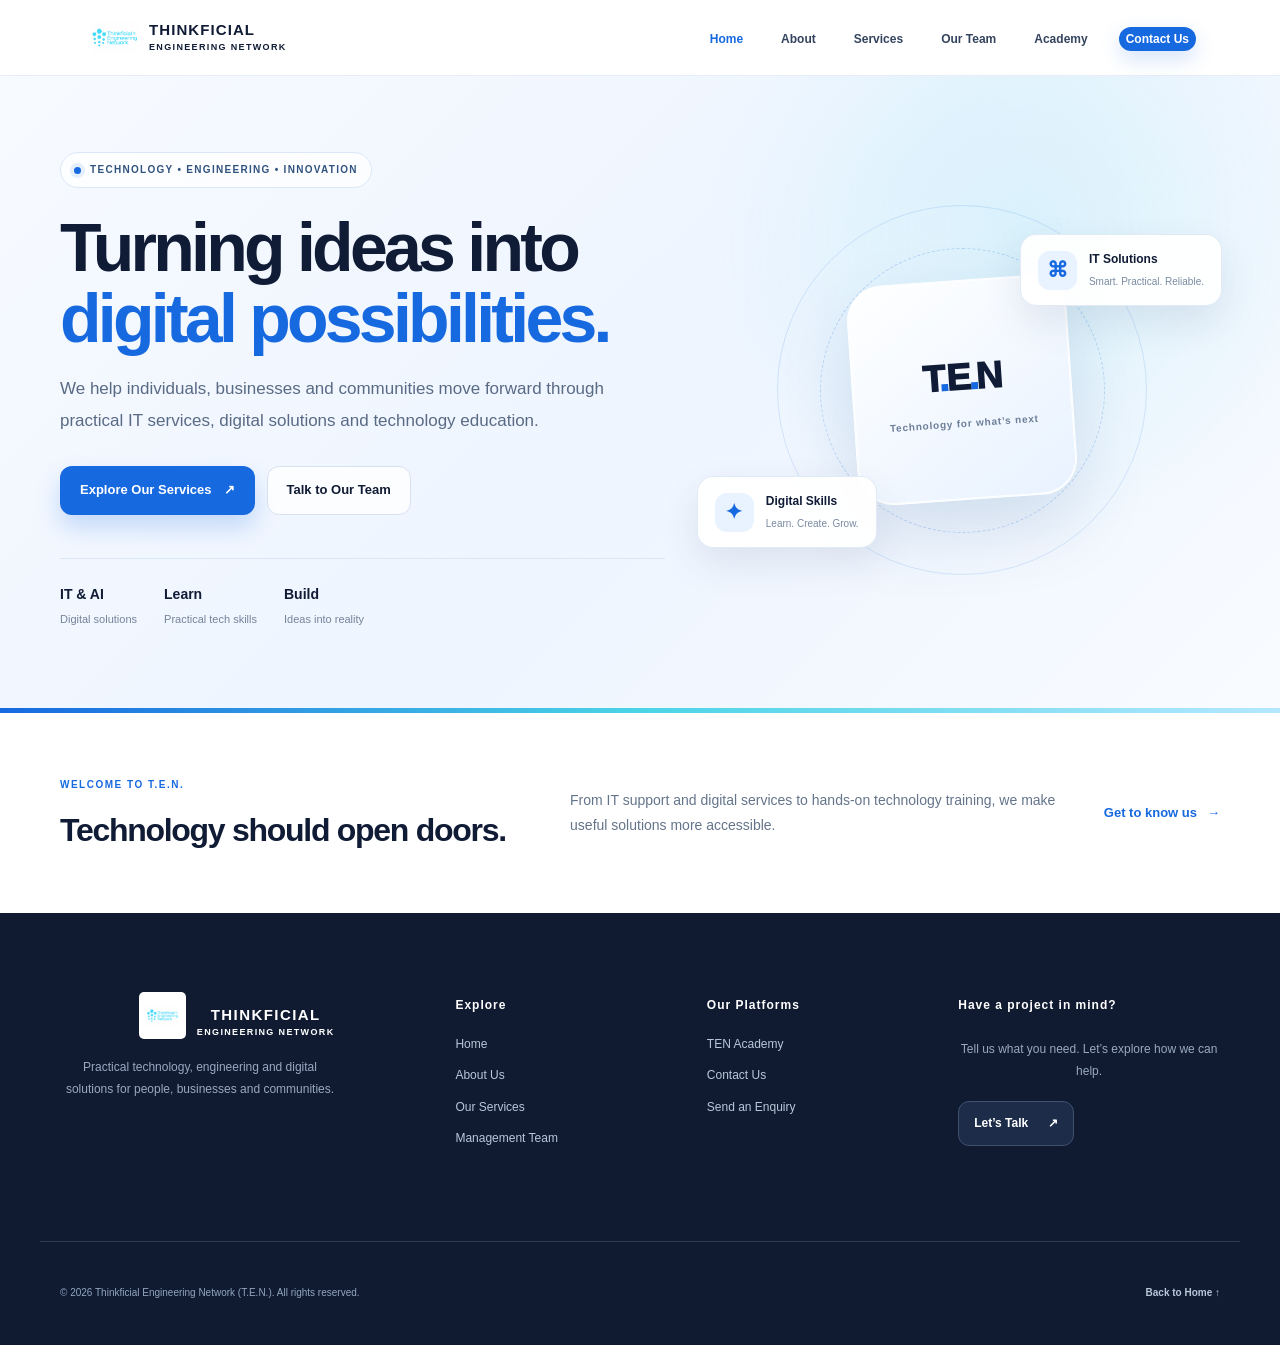
<file: didactic-dollop-main/index.html>
<!DOCTYPE html>
<html lang="en">
<head>
    <meta charset="UTF-8">
    <meta name="viewport" content="width=device-width, initial-scale=1.0">
    <meta name="description" content="Thinkficial Engineering Network — technology, engineering, IT and digital solutions.">
    <title>Thinkficial Engineering Network | Home</title>
    <link rel="stylesheet" href="style.css">
    <script src="app.js" defer></script>
</head>
<body>
<header class="site-header">
    <nav class="navbar container">
        <a class="brand" href="index.html" aria-label="Thinkficial Engineering Network Home">
            <img src="TEN Logo.png" alt="Thinkficial Engineering Network logo">
            <span class="brand-copy"><strong>THINKFICIAL</strong><small>ENGINEERING NETWORK</small></span>
        </a>
        <button class="menu-btn" type="button" onclick="toggleMenu()" aria-label="Toggle navigation" aria-expanded="false">☰</button>
        <ul class="nav-links" id="navLinks">
            <li><a href="index.html" aria-current="page">Home</a></li>
            <li><a href="about-services.html#about">About</a></li>
            <li><a href="about-services.html#services">Services</a></li>
            <li><a href="team.html">Our Team</a></li>
            <li><a href="academy.html">Academy</a></li>
            <li><a class="nav-contact" href="contact.html">Contact Us</a></li>
        </ul>
    </nav>
</header>
<main>
    <section id="home" class="home-hero">
        <div class="hero-grid container">
            <div class="hero-copy">
                <span class="eyebrow-pill"><span class="eyebrow-dot"></span> TECHNOLOGY • ENGINEERING • INNOVATION</span>
                <h1>Turning ideas into <span>digital possibilities.</span></h1>
                <p class="hero-lead">We help individuals, businesses and communities move forward through practical IT services, digital solutions and technology education.</p>
                <div class="hero-actions">
                    <a class="btn btn-primary" href="about-services.html#services">Explore Our Services <span aria-hidden="true">↗</span></a>
                    <a class="btn btn-secondary" href="contact.html">Talk to Our Team</a>
                </div>
                <div class="hero-proof">
                    <div><strong>IT &amp; AI</strong><span>Digital solutions</span></div>
                    <div><strong>Learn</strong><span>Practical tech skills</span></div>
                    <div><strong>Build</strong><span>Ideas into reality</span></div>
                </div>
            </div>
            <div class="hero-visual" aria-label="Technology and innovation illustration">
                <div class="visual-orbit orbit-one"></div>
                <div class="visual-orbit orbit-two"></div>
                <div class="visual-center">
                    <div class="visual-symbol">T<span>.</span>E<span>.</span>N</div>
                    <p>Technology for what’s next</p>
                </div>
                <div class="floating-card floating-card-top"><span class="float-icon">⌘</span><div><strong>IT Solutions</strong><small>Smart. Practical. Reliable.</small></div></div>
                <div class="floating-card floating-card-bottom"><span class="float-icon">✦</span><div><strong>Digital Skills</strong><small>Learn. Create. Grow.</small></div></div>
            </div>
        </div>
        <div class="hero-bottom-line"></div>
    </section>
    <section class="home-next container">
        <div><span class="eyebrow">WELCOME TO T.E.N.</span><h2>Technology should open doors.</h2></div>
        <p>From IT support and digital services to hands-on technology training, we make useful solutions more accessible.</p>
        <a class="text-link" href="about-services.html#about">Get to know us <span aria-hidden="true">→</span></a>
    </section>
</main>
<footer class="site-footer">
    <div class="footer-main container">
        <div class="footer-brand">
            <a class="brand footer-logo" href="index.html">
                <img src="TEN Logo.png" alt="TEN logo">
                <span class="brand-copy"><strong>THINKFICIAL</strong><small>ENGINEERING NETWORK</small></span>
            </a>
            <p>Practical technology, engineering and digital solutions for people, businesses and communities.</p>
        </div>
        <div class="footer-column">
            <h3>Explore</h3>
            <a href="index.html">Home</a>
            <a href="about-services.html#about">About Us</a>
            <a href="about-services.html#services">Our Services</a>
            <a href="team.html">Management Team</a>
        </div>
        <div class="footer-column">
            <h3>Our Platforms</h3>
            <a href="academy.html">TEN Academy</a>
            <a href="contact.html">Contact Us</a>
            <a href="contact.html">Send an Enquiry</a>
        </div>
        <div class="footer-column footer-cta">
            <h3>Have a project in mind?</h3>
            <p>Tell us what you need. Let’s explore how we can help.</p>
            <a class="footer-button" href="contact.html">Let’s Talk <span aria-hidden="true">↗</span></a>
        </div>
    </div>
    <div class="footer-bottom">
        <div class="container footer-bottom-inner">
            <span>© <span id="currentYear">2026</span> Thinkficial Engineering Network (T.E.N.). All rights reserved.</span>
            <a href="index.html">Back to Home ↑</a>
        </div>
    </div>
</footer>
<script>
    document.getElementById("currentYear").textContent = new Date().getFullYear();
</script>
</body>
</html>
</file>
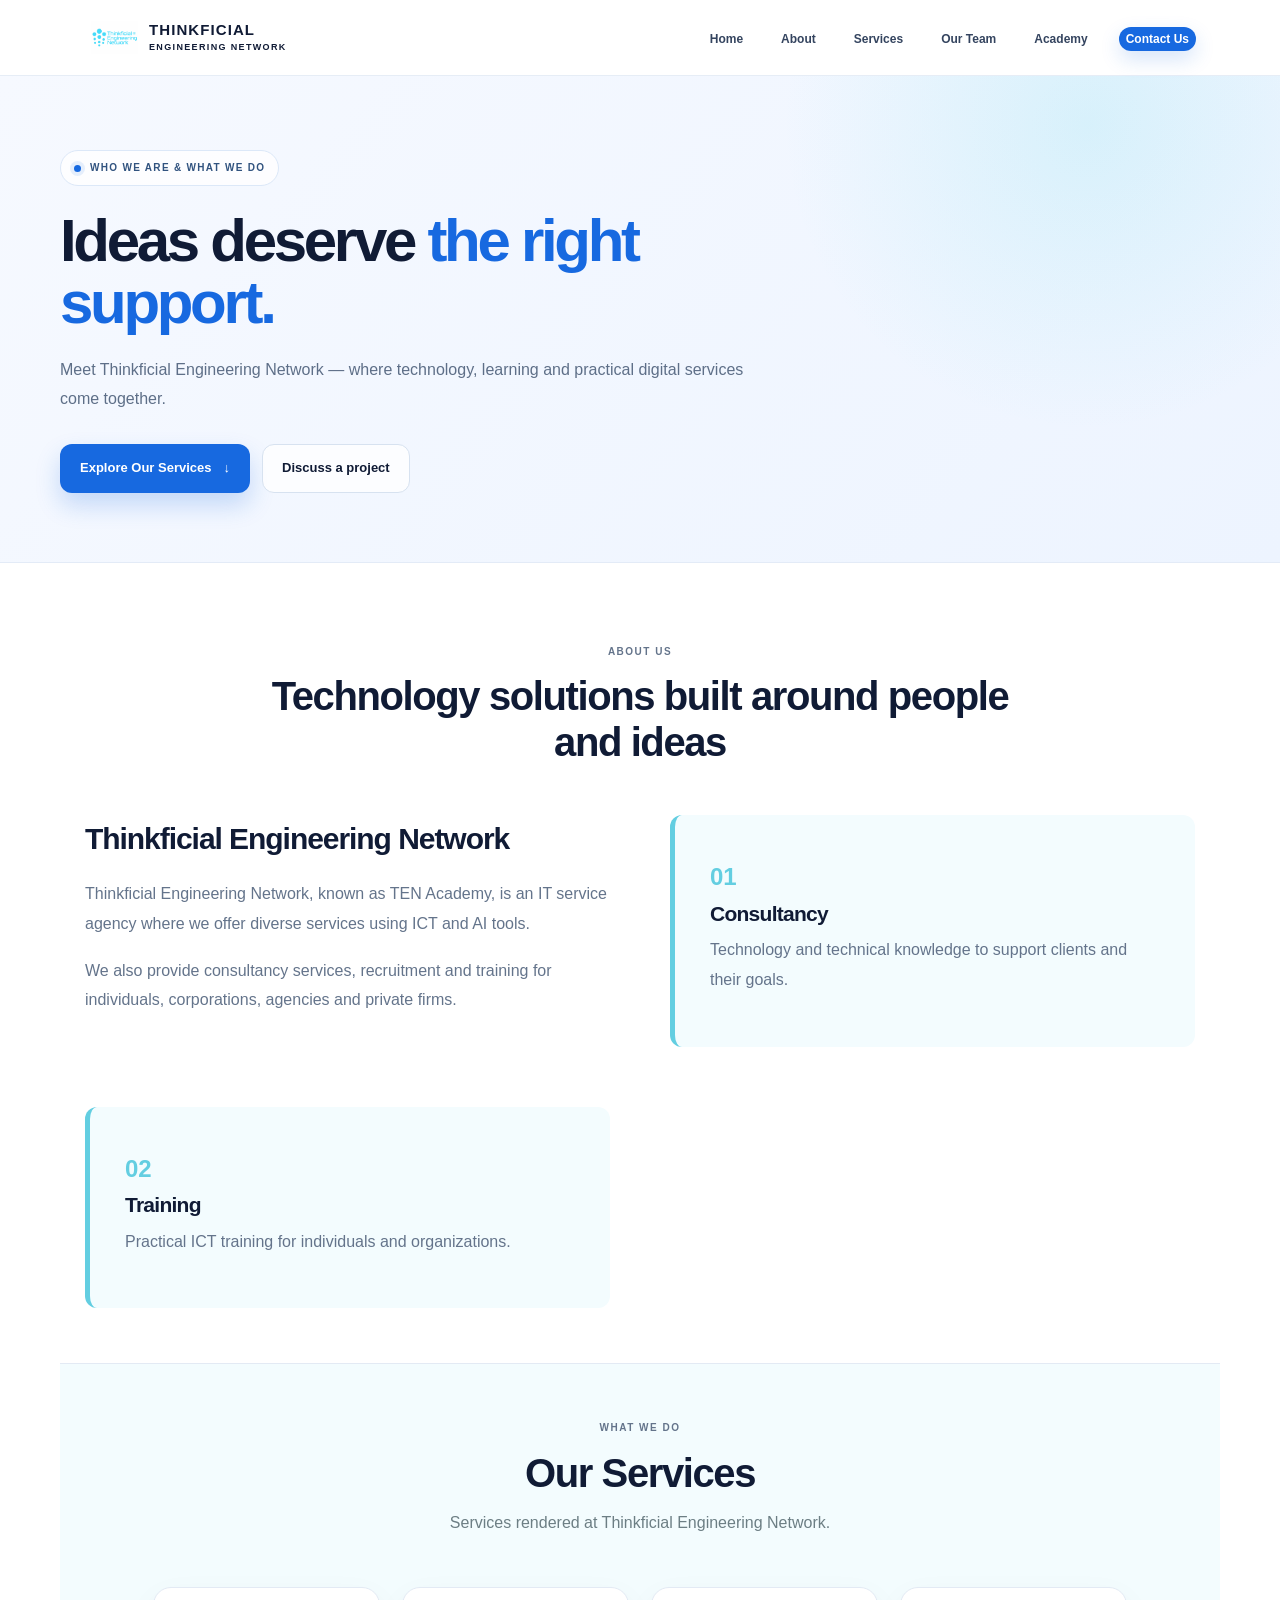
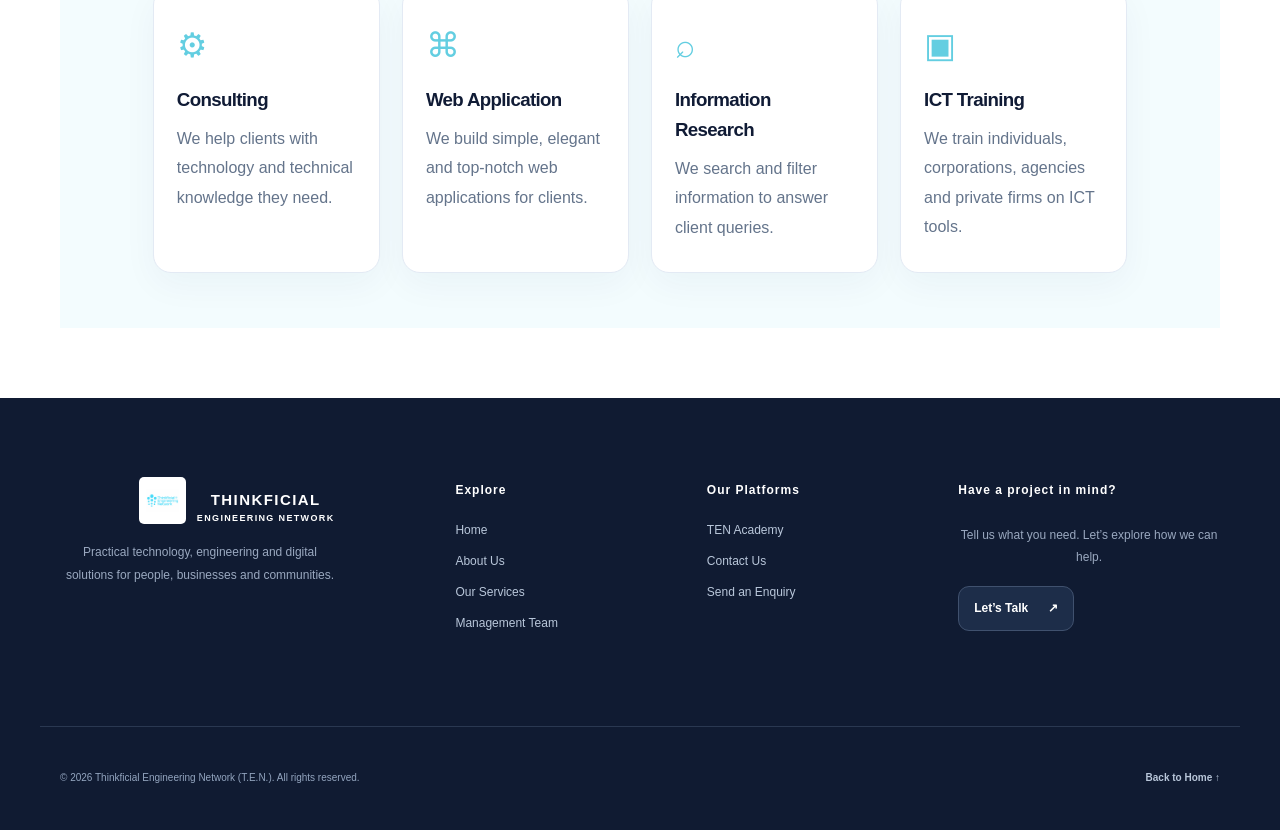
<file: didactic-dollop-main/about-services.html>
<!DOCTYPE html>
<html lang="en">
<head>
    <meta charset="UTF-8">
    <meta name="viewport" content="width=device-width, initial-scale=1.0">
    <meta name="description" content="Thinkficial Engineering Network — technology, engineering, IT and digital solutions.">
    <title>About &amp; Services | Thinkficial Engineering Network</title>
    <link rel="stylesheet" href="style.css">
    <script src="app.js" defer></script>
</head>
<body>
<header class="site-header">
    <nav class="navbar container">
        <a class="brand" href="index.html" aria-label="Thinkficial Engineering Network Home">
            <img src="TEN Logo.png" alt="Thinkficial Engineering Network logo">
            <span class="brand-copy"><strong>THINKFICIAL</strong><small>ENGINEERING NETWORK</small></span>
        </a>
        <button class="menu-btn" type="button" onclick="toggleMenu()" aria-label="Toggle navigation" aria-expanded="false">☰</button>
        <ul class="nav-links" id="navLinks">
            <li><a href="index.html" >Home</a></li>
            <li><a href="about-services.html#about">About</a></li>
            <li><a href="about-services.html#services">Services</a></li>
            <li><a href="team.html">Our Team</a></li>
            <li><a href="academy.html">Academy</a></li>
            <li><a class="nav-contact" href="contact.html">Contact Us</a></li>
        </ul>
    </nav>
</header>
<main class="about-services-page">
    <section class="page-hero">
        <div class="container page-hero-inner">
            <span class="eyebrow-pill"><span class="eyebrow-dot"></span> WHO WE ARE &amp; WHAT WE DO</span>
            <h1>Ideas deserve <span>the right support.</span></h1>
            <p>Meet Thinkficial Engineering Network — where technology, learning and practical digital services come together.</p>
            <div class="page-hero-actions">
                <a class="btn btn-primary" href="#services">Explore Our Services <span aria-hidden="true">↓</span></a>
                <a class="btn btn-secondary" href="contact.html">Discuss a project</a>
            </div>
        </div>
    </section>
    <div class="container about-content">
        <section id="about" class="section">
            <div class="section-heading">
                <p class="eyebrow">
                    ABOUT US
                </p>
                <h2>
                    Technology solutions built around
                    people and ideas
                </h2>
            </div>
            <div class="about-grid">
                <div>
                    <h3>
                        Thinkficial Engineering Network
                    </h3>
                    <p>
                        Thinkficial Engineering Network,
                        known as TEN Academy, is an IT service
                        agency where we offer diverse services
                        using ICT and AI tools.
                    </p>
                    <p>
                        We also provide consultancy services,
                        recruitment and training for individuals,
                        corporations, agencies and private firms.
                    </p>
                </div>
                <div class="about-highlight">
                    <span>01</span>
                    <h3>
                        Consultancy
                    </h3>
                    <p>
                        Technology and technical knowledge
                        to support clients and their goals.
                    </p>
                    </div>
                <div class="about-highlight">
                    <span>02</span>
                    <h3>
                        Training
                    </h3>
                    <p>
                        Practical ICT training for individuals
                        and organizations.
                    </p>
                    </div>
                </div>
        </section>
        <section id="services"
                 class="section section-light">
            <div class="section-heading">
                <p class="eyebrow">
                    WHAT WE DO
                </p>
                <h2>
                    Our Services
                </h2>
                <p>
                    Services rendered at Thinkficial
                    Engineering Network.
                </p>
            </div>
            <div class="cards">
                <article class="card">
                    <div class="icon">
                        ⚙
                    </div>
                    <h3>
                        Consulting
                    </h3>
                    <p>
                        We help clients with technology
                        and technical knowledge they need.
                    </p>
                </article>
                <article class="card">
                    <div class="icon">
                        ⌘
                    </div>
                    <h3>
                        Web Application
                    </h3>
                    <p>
                        We build simple, elegant and
                        top-notch web applications for clients.
                    </p>
                </article>
                <article class="card">
                    <div class="icon">
                        ⌕
                    </div>
                    <h3>
                        Information Research
                    </h3>
                    <p>
                        We search and filter information
                        to answer client queries.
                    </p>
                </article>
                <article class="card">
                    <div class="icon">
                        ▣
                    </div>
                    <h3>
                        ICT Training
                    </h3>
                    <p>
                        We train individuals, corporations,
                        agencies and private firms on ICT tools.
                    </p>
                </article>
            </div>
        </section>
    </div>
</main>
<footer class="site-footer">
    <div class="footer-main container">
        <div class="footer-brand">
            <a class="brand footer-logo" href="index.html">
                <img src="TEN Logo.png" alt="TEN logo">
                <span class="brand-copy"><strong>THINKFICIAL</strong><small>ENGINEERING NETWORK</small></span>
            </a>
            <p>Practical technology, engineering and digital solutions for people, businesses and communities.</p>
        </div>
        <div class="footer-column">
            <h3>Explore</h3>
            <a href="index.html">Home</a>
            <a href="about-services.html#about">About Us</a>
            <a href="about-services.html#services">Our Services</a>
            <a href="team.html">Management Team</a>
        </div>
        <div class="footer-column">
            <h3>Our Platforms</h3>
            <a href="academy.html">TEN Academy</a>
            <a href="contact.html">Contact Us</a>
            <a href="contact.html">Send an Enquiry</a>
        </div>
        <div class="footer-column footer-cta">
            <h3>Have a project in mind?</h3>
            <p>Tell us what you need. Let’s explore how we can help.</p>
            <a class="footer-button" href="contact.html">Let’s Talk <span aria-hidden="true">↗</span></a>
        </div>
    </div>
    <div class="footer-bottom">
        <div class="container footer-bottom-inner">
            <span>© <span id="currentYear">2026</span> Thinkficial Engineering Network (T.E.N.). All rights reserved.</span>
            <a href="index.html">Back to Home ↑</a>
        </div>
    </div>
</footer>
<script>
    document.getElementById("currentYear").textContent = new Date().getFullYear();
</script>
</body>
</html>
</file>
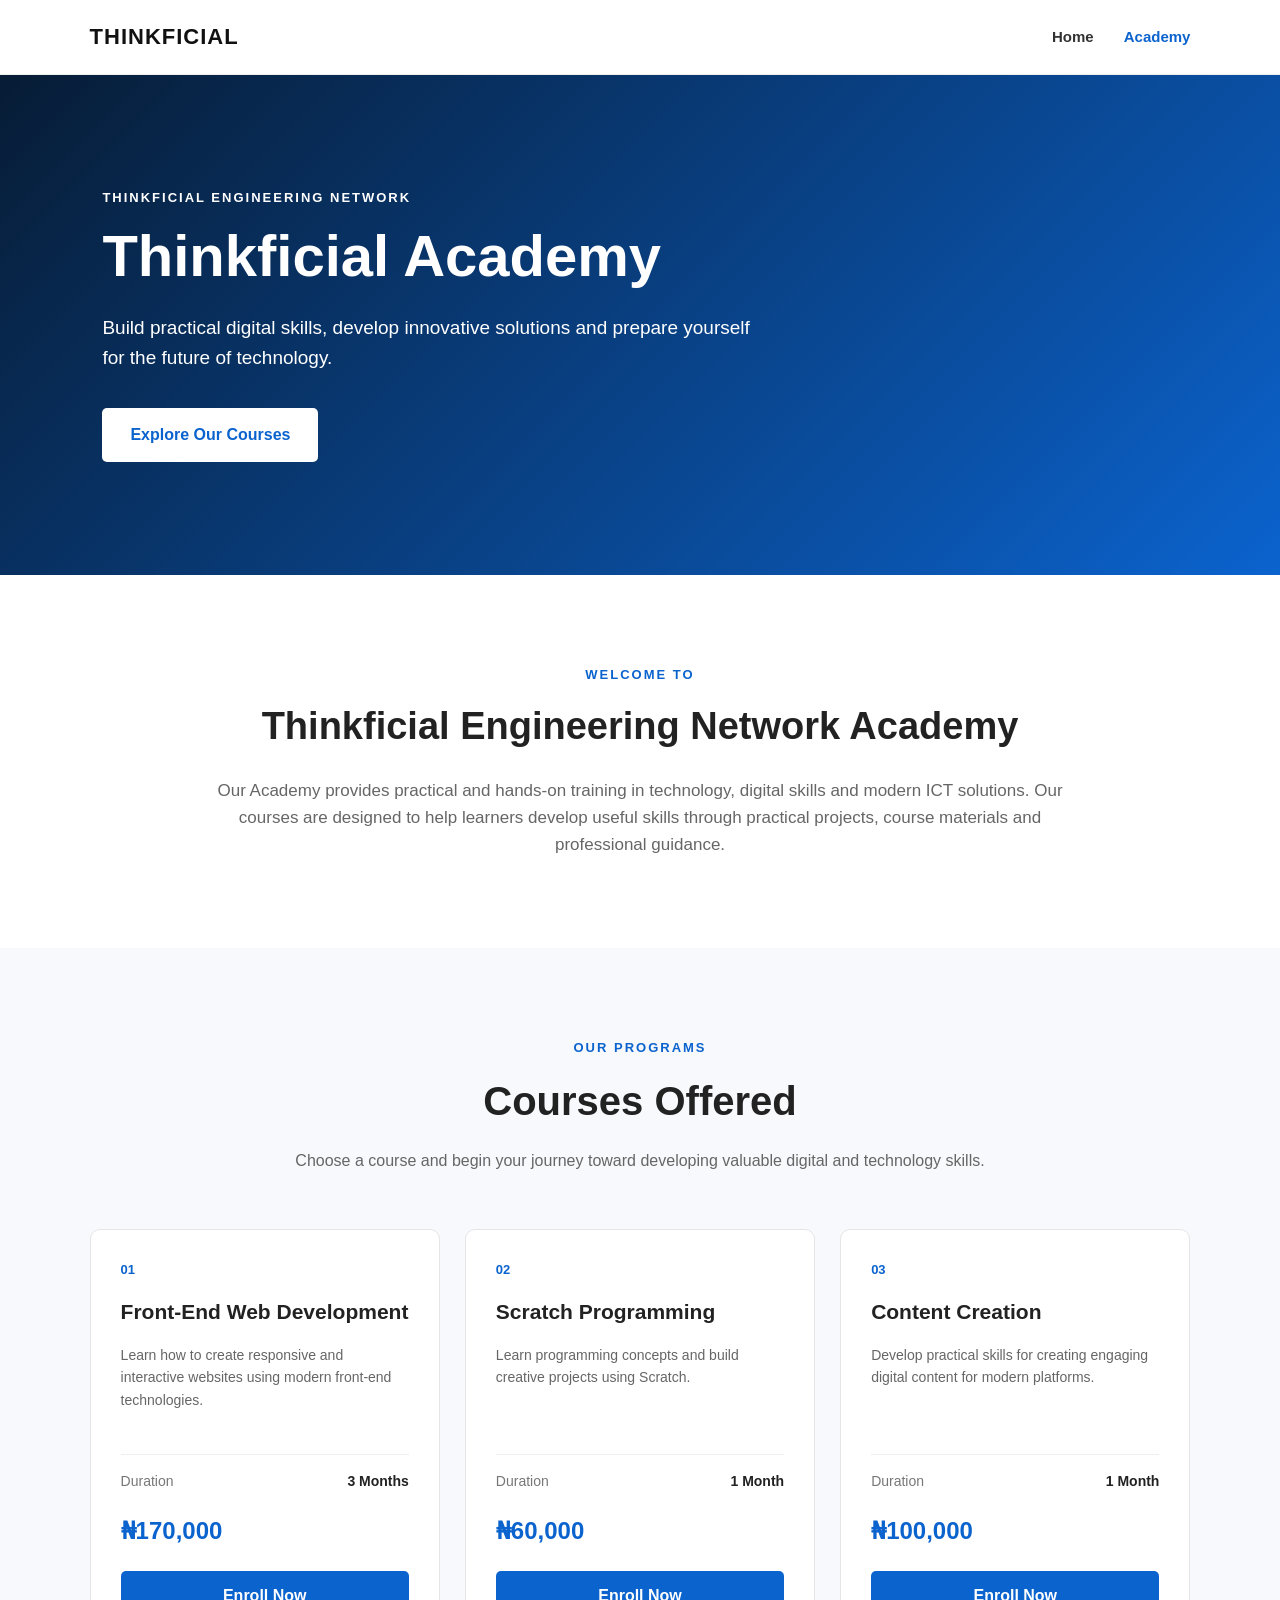
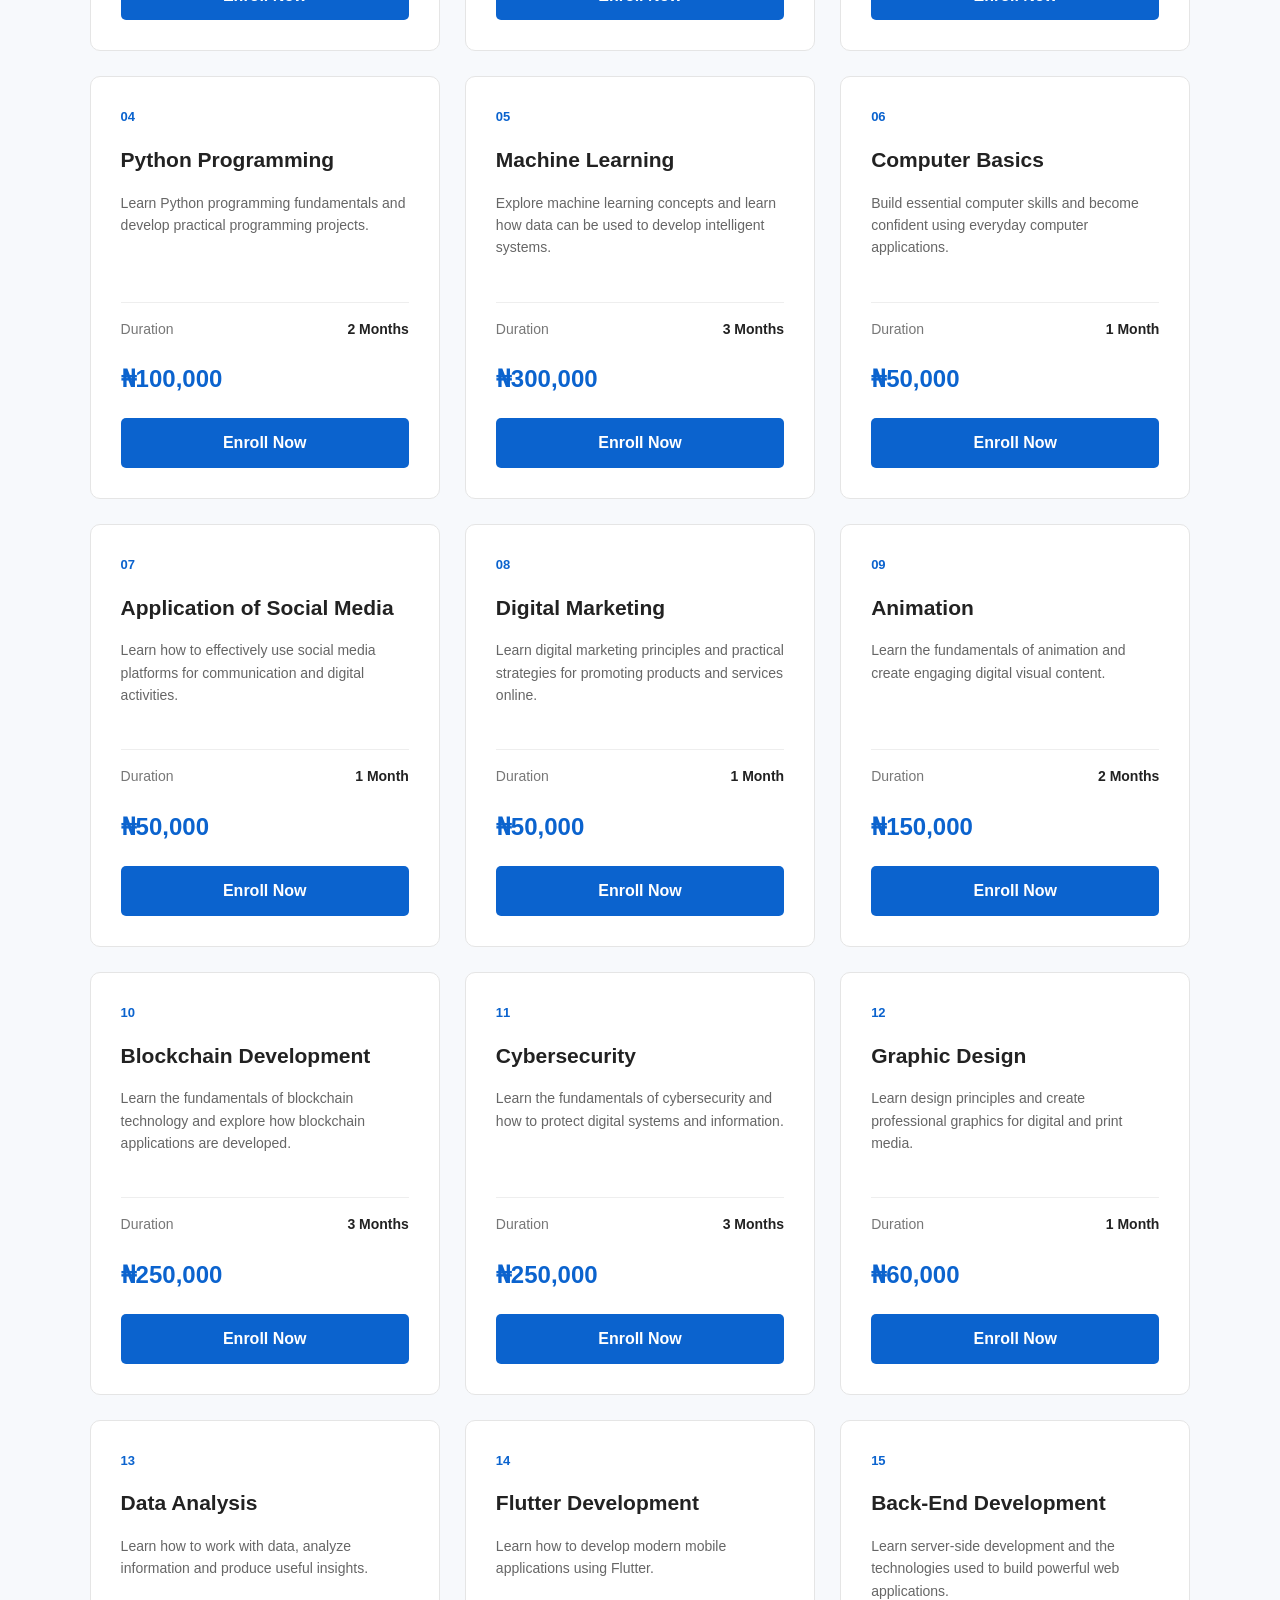
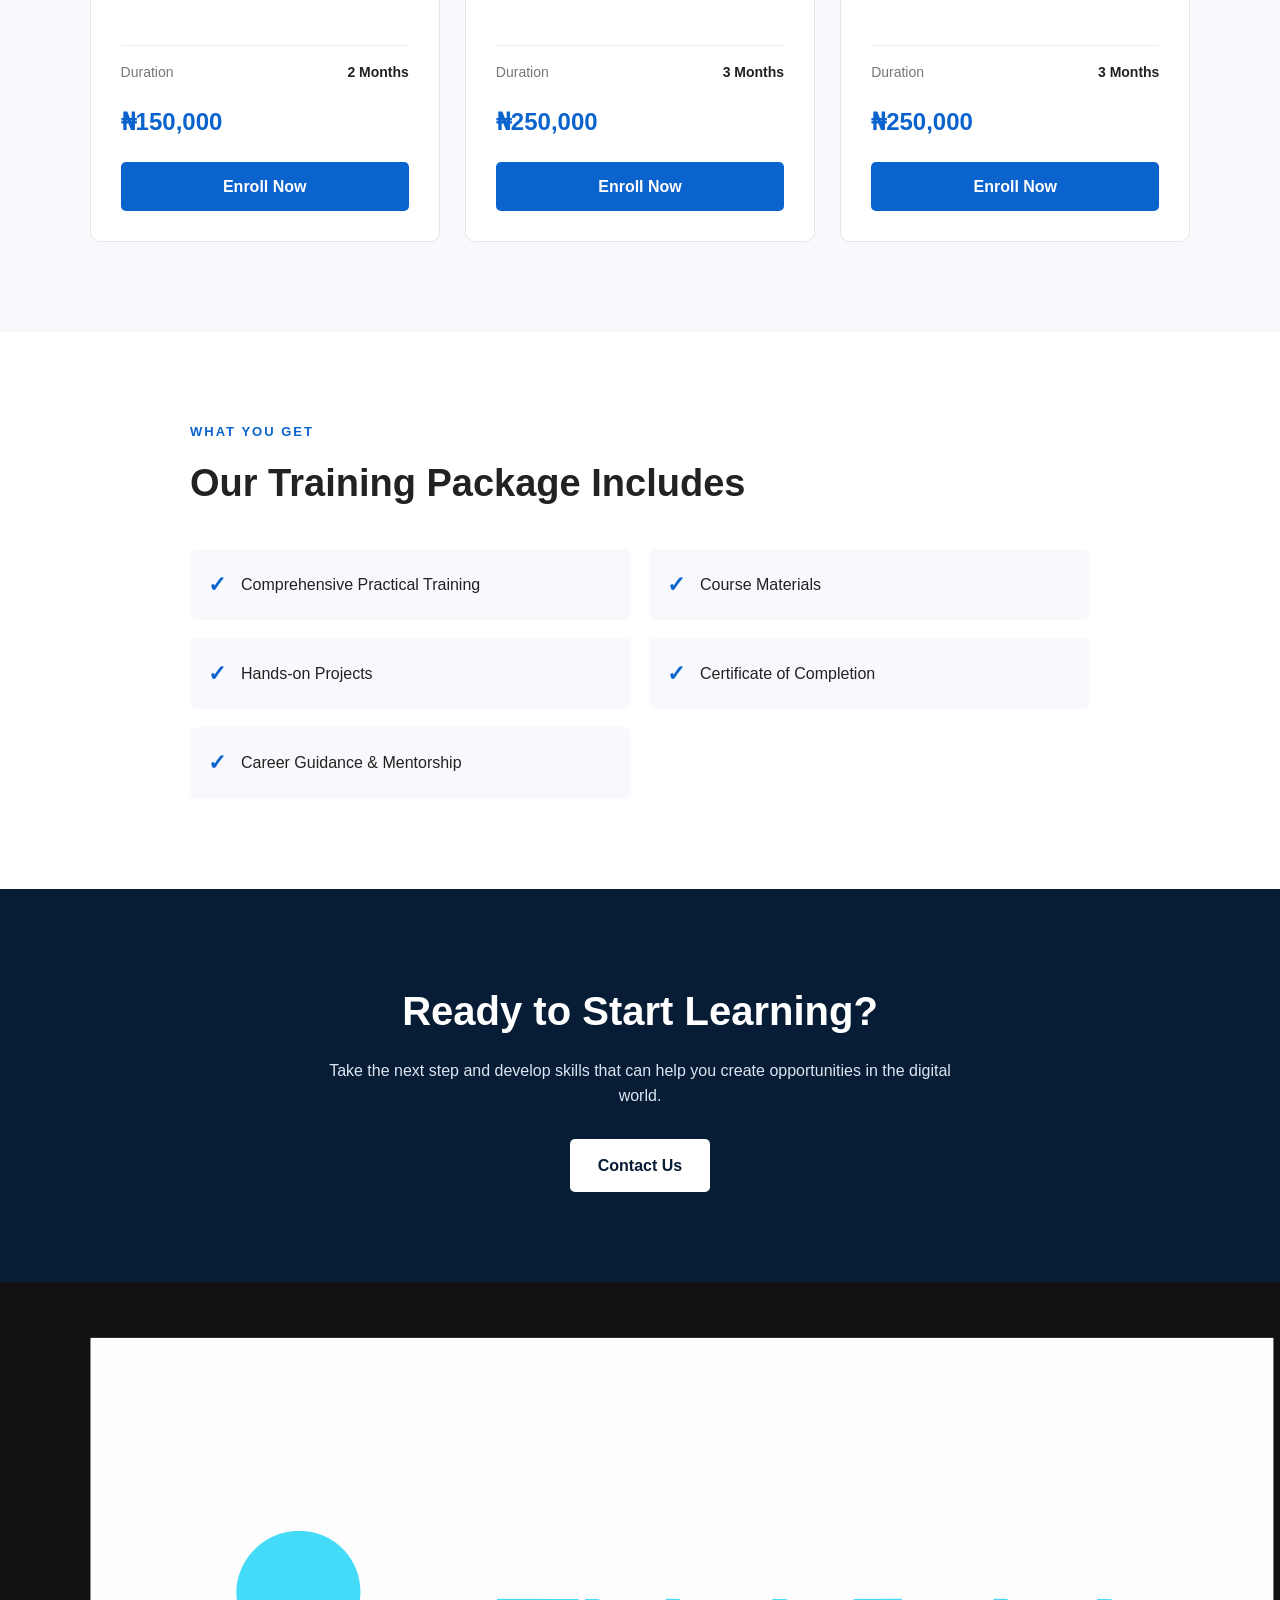
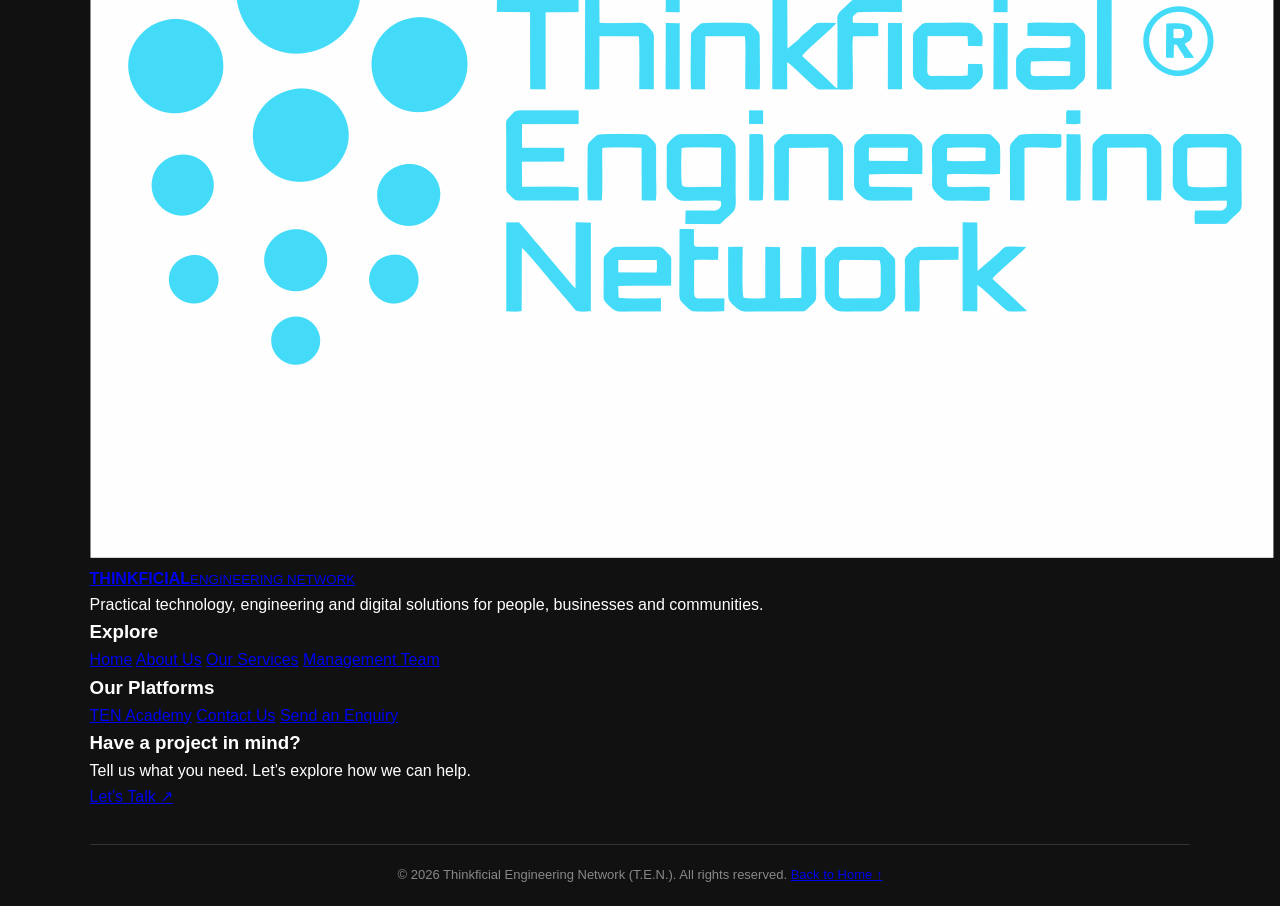
<file: didactic-dollop-main/academy.html>
<!DOCTYPE html>
<html lang="en">
<head>
    <meta charset="UTF-8">
    <meta name="viewport" content="width=device-width, initial-scale=1.0">

    <title>Thinkficial Academy</title>

    <link rel="stylesheet" href="academy.css">
</head>

<body>

    <!-- NAVBAR -->
    <header class="navbar">

        <div class="logo">
            THINKFICIAL
        </div>

        <nav>
            <a href="index.html">Home</a>
            <a href="academy.html" class="active">Academy</a>
        </nav>

    </header>


    <!-- HERO SECTION -->
    <section class="academy-hero">

        <div class="hero-content">

            <p class="small-title">THINKFICIAL ENGINEERING NETWORK</p>

            <h1>Thinkficial Academy</h1>

            <p>
                Build practical digital skills, develop innovative solutions
                and prepare yourself for the future of technology.
            </p>

            <a href="#courses" class="hero-button">
                Explore Our Courses
            </a>

        </div>

    </section>

 <!-- INTRODUCTION -->
    <section class="academy-intro">

        <p class="section-label">WELCOME TO</p>

        <h2>Thinkficial Engineering Network Academy</h2>

        <p>
            Our Academy provides practical and hands-on training in technology,
            digital skills and modern ICT solutions. Our courses are designed
            to help learners develop useful skills through practical projects,
            course materials and professional guidance.
        </p>

    </section>


    <!-- COURSES -->
    <section class="courses-section" id="courses">

        <div class="section-heading">

            <p class="section-label">OUR PROGRAMS</p>

            <h2>Courses Offered</h2>

            <p>
                Choose a course and begin your journey toward developing
                valuable digital and technology skills.
            </p>

        </div>


        <div class="courses-container">


            <!-- COURSE 1 -->
            <div class="course-card">

                <div class="course-number">01</div>

                <h3>Front-End Web Development</h3>

                <p>
                    Learn how to create responsive and interactive websites
                    using modern front-end technologies.
                </p>

                <div class="course-info">
                    <span>Duration</span>
                    <strong>3 Months</strong>
                </div>

                <div class="course-price">
                    ₦170,000
                </div>

                <a href="contact.html" class="enroll-button">
                    Enroll Now
                </a>

            </div>


            <!-- COURSE 2 -->
            <div class="course-card">

                <div class="course-number">02</div>

                <h3>Scratch Programming</h3>

                <p>
                    Learn programming concepts and build creative projects
                    using Scratch.
                </p>

                <div class="course-info">
                    <span>Duration</span>
                    <strong>1 Month</strong>
                </div>

                <div class="course-price">
                    ₦60,000
                </div>

                <a href="contact.html" class="enroll-button">
                    Enroll Now
                </a>

            </div>


            <!-- COURSE 3 -->
            <div class="course-card">

                <div class="course-number">03</div>

                <h3>Content Creation</h3>

                <p>
                    Develop practical skills for creating engaging digital
                    content for modern platforms.
                </p>

                <div class="course-info">
                    <span>Duration</span>
                    <strong>1 Month</strong>
                </div>

                <div class="course-price">
                    ₦100,000
                </div>

                <a href="contact.html" class="enroll-button">
                    Enroll Now
                </a>

            </div>


            <!-- COURSE 4 -->
            <div class="course-card">

                <div class="course-number">04</div>

                <h3>Python Programming</h3>

                <p>
                    Learn Python programming fundamentals and develop
                    practical programming projects.
                </p>

                <div class="course-info">
                    <span>Duration</span>
                    <strong>2 Months</strong>
                </div>

                <div class="course-price">
                    ₦100,000
                </div>

                <a href="contact.html" class="enroll-button">
                    Enroll Now
                </a>

            </div>


            <!-- COURSE 5 -->
            <div class="course-card">

                <div class="course-number">05</div>

                <h3>Machine Learning</h3>

                <p>
                    Explore machine learning concepts and learn how data
                    can be used to develop intelligent systems.
                </p>

                <div class="course-info">
                    <span>Duration</span>
                    <strong>3 Months</strong>
                </div>

                <div class="course-price">
                    ₦300,000
                </div>

                <a href="contact.html" class="enroll-button">
                    Enroll Now
                </a>

            </div>


            <!-- COURSE 6 -->
            <div class="course-card">

                <div class="course-number">06</div>

                <h3>Computer Basics</h3>

                <p>
                    Build essential computer skills and become confident
                    using everyday computer applications.
                </p>

                <div class="course-info">
                    <span>Duration</span>
                    <strong>1 Month</strong>
                </div>

                <div class="course-price">
                    ₦50,000
                </div>

                <a href="contact.html" class="enroll-button">
                    Enroll Now
                </a>

            </div>


            <!-- COURSE 7 -->
            <div class="course-card">

                <div class="course-number">07</div>

                <h3>Application of Social Media</h3>

                <p>
                    Learn how to effectively use social media platforms
                    for communication and digital activities.
                </p>

                <div class="course-info">
                    <span>Duration</span>
                    <strong>1 Month</strong>
                </div>

                <div class="course-price">
                    ₦50,000
                </div>

                <a href="contact.html" class="enroll-button">
                    Enroll Now
                </a>

            </div>


            <!-- COURSE 8 -->
            <div class="course-card">

                <div class="course-number">08</div>

                <h3>Digital Marketing</h3>

                <p>
                    Learn digital marketing principles and practical
                    strategies for promoting products and services online.
                </p>

                <div class="course-info">
                    <span>Duration</span>
                    <strong>1 Month</strong>
                </div>

                <div class="course-price">
                    ₦50,000
                </div>

                <a href="contact.html" class="enroll-button">
                    Enroll Now
                </a>

            </div>


            <!-- COURSE 9 -->
            <div class="course-card">

                <div class="course-number">09</div>

                <h3>Animation</h3>

                <p>
                    Learn the fundamentals of animation and create engaging
                    digital visual content.
                </p>

                <div class="course-info">
                    <span>Duration</span>
                    <strong>2 Months</strong>
                </div>

                <div class="course-price">
                    ₦150,000
                </div>

                <a href="contact.html" class="enroll-button">
                    Enroll Now
                </a>

            </div>


            <!-- COURSE 10 -->
            <div class="course-card">

                <div class="course-number">10</div>

                <h3>Blockchain Development</h3>

                <p>
                    Learn the fundamentals of blockchain technology and
                    explore how blockchain applications are developed.
                </p>

                <div class="course-info">
                    <span>Duration</span>
                    <strong>3 Months</strong>
                </div>

                <div class="course-price">
                    ₦250,000
                </div>

                <a href="contact.html" class="enroll-button">
                    Enroll Now
                </a>

            </div>


            <!-- COURSE 11 -->
            <div class="course-card">

                <div class="course-number">11</div>

                <h3>Cybersecurity</h3>

                <p>
                    Learn the fundamentals of cybersecurity and how to
                    protect digital systems and information.
                </p>

                <div class="course-info">
                    <span>Duration</span>
                    <strong>3 Months</strong>
                </div>

                <div class="course-price">
                    ₦250,000
                </div>

                <a href="contact.html" class="enroll-button">
                    Enroll Now
                </a>

            </div>


            <!-- COURSE 12 -->
            <div class="course-card">

                <div class="course-number">12</div>

                <h3>Graphic Design</h3>

                <p>
                    Learn design principles and create professional
                    graphics for digital and print media.
                </p>

                <div class="course-info">
                    <span>Duration</span>
                    <strong>1 Month</strong>
                </div>

                <div class="course-price">
                    ₦60,000
                </div>

                <a href="contact.html" class="enroll-button">
                    Enroll Now
                </a>

            </div>


            <!-- COURSE 13 -->
            <div class="course-card">

                <div class="course-number">13</div>

                <h3>Data Analysis</h3>

                <p>
                    Learn how to work with data, analyze information and
                    produce useful insights.
                </p>

                <div class="course-info">
                    <span>Duration</span>
                    <strong>2 Months</strong>
                </div>

                <div class="course-price">
                    ₦150,000
                </div>

                <a href="contact.html" class="enroll-button">
                    Enroll Now
                </a>

            </div>


            <!-- COURSE 14 -->
            <div class="course-card">

                <div class="course-number">14</div>

                <h3>Flutter Development</h3>

                <p>
                    Learn how to develop modern mobile applications
                    using Flutter.
                </p>

                <div class="course-info">
                    <span>Duration</span>
                    <strong>3 Months</strong>
                </div>

                <div class="course-price">
                    ₦250,000
                </div>

                <a href="contact.html" class="enroll-button">
                    Enroll Now
                </a>

            </div>


            <!-- COURSE 15 -->
            <div class="course-card">

                <div class="course-number">15</div>

                <h3>Back-End Development</h3>

                <p>
                    Learn server-side development and the technologies
                    used to build powerful web applications.
                </p>

                <div class="course-info">
                    <span>Duration</span>
                    <strong>3 Months</strong>
                </div>

                <div class="course-price">
                    ₦250,000
                </div>

                <a href="contact.html" class="enroll-button">
                    Enroll Now
                </a>

            </div>

        </div>

    </section>


    <!-- PACKAGE SECTION -->
    <section class="package-section">

        <div class="package-content">

            <p class="section-label">WHAT YOU GET</p>

            <h2>Our Training Package Includes</h2>

            <div class="package-list">

                <div class="package-item">
                    <span>✓</span>
                    <p>Comprehensive Practical Training</p>
                </div>

                <div class="package-item">
                    <span>✓</span>
                    <p>Course Materials</p>
                </div>

                <div class="package-item">
                    <span>✓</span>
                    <p>Hands-on Projects</p>
                </div>

                <div class="package-item">
                    <span>✓</span>
                    <p>Certificate of Completion</p>
                </div>

                <div class="package-item">
                    <span>✓</span>
                    <p>Career Guidance & Mentorship</p>
                </div>

            </div>

        </div>

    </section>


    <!-- CTA -->
    <section class="academy-cta">

        <h2>Ready to Start Learning?</h2>

        <p>
            Take the next step and develop skills that can help you
            create opportunities in the digital world.
        </p>

        <a href="contact.html" class="cta-button">
            Contact Us
        </a>

    </section>


    <!-- FOOTER -->
    <footer class="site-footer">
    <div class="footer-main container">
        <div class="footer-brand">
            <a class="brand footer-logo" href="index.html">
                <img src="TEN Logo.png" alt="TEN logo">
                <span class="brand-copy"><strong>THINKFICIAL</strong><small>ENGINEERING NETWORK</small></span>
            </a>
            <p>Practical technology, engineering and digital solutions for people, businesses and communities.</p>
        </div>
        <div class="footer-column">
            <h3>Explore</h3>
            <a href="index.html">Home</a>
            <a href="about-services.html#about">About Us</a>
            <a href="about-services.html#services">Our Services</a>
            <a href="team.html">Management Team</a>
        </div>
        <div class="footer-column">
            <h3>Our Platforms</h3>
            <a href="academy.html">TEN Academy</a>
            <a href="contact.html">Contact Us</a>
            <a href="contact.html">Send an Enquiry</a>
        </div>
        <div class="footer-column footer-cta">
            <h3>Have a project in mind?</h3>
            <p>Tell us what you need. Let’s explore how we can help.</p>
            <a class="footer-button" href="contact.html">Let’s Talk <span aria-hidden="true">↗</span></a>
        </div>
    </div>
    <div class="footer-bottom">
        <div class="container footer-bottom-inner">
            <span>© <span id="currentYear">2026</span> Thinkficial Engineering Network (T.E.N.). All rights reserved.</span>
            <a href="index.html">Back to Home ↑</a>
        </div>
    </div>
</footer>


<script>document.getElementById("currentYear").textContent = new Date().getFullYear();</script>
</body>
</html>
</file>
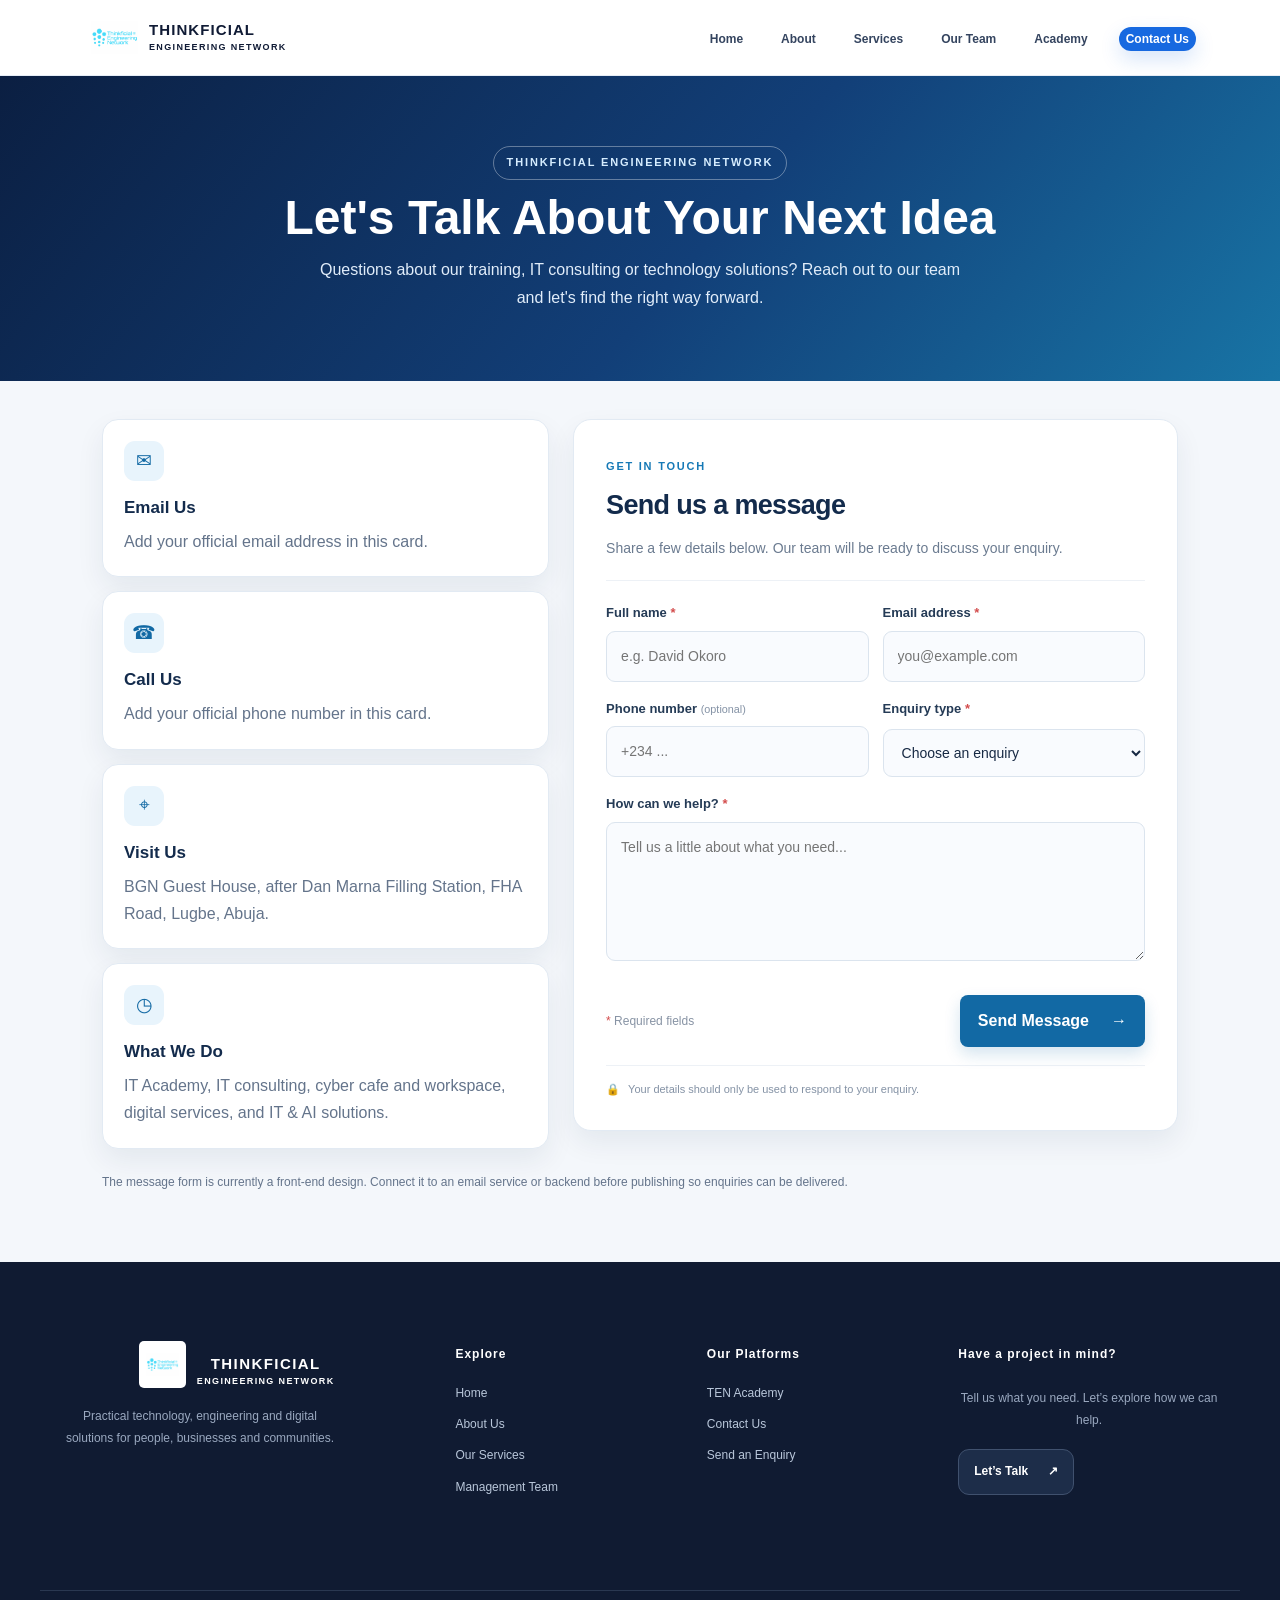
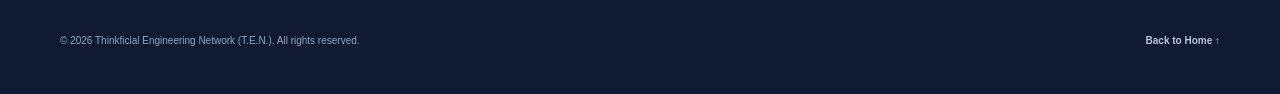
<file: didactic-dollop-main/contact.html>
<!DOCTYPE html>
<html lang="en">
<head>
    <meta charset="UTF-8">
    <meta name="viewport" content="width=device-width, initial-scale=1.0">
    <meta name="description"
          content="Thinkficial Engineering Network - TEN Academy">
    <title>Thinkficial Engineering Network | TEN Academy</title>
    <link rel="stylesheet" href="style.css">
    <script src="app.js" defer></script>
</head>
<body>
<header class="site-header">
    <nav class="navbar container">
        <a class="brand" href="index.html" aria-label="Thinkficial Engineering Network Home">
            <img src="TEN Logo.png" alt="Thinkficial Engineering Network logo">
            <span class="brand-copy"><strong>THINKFICIAL</strong><small>ENGINEERING NETWORK</small></span>
        </a>
        <button class="menu-btn" type="button" onclick="toggleMenu()" aria-label="Toggle navigation" aria-expanded="false">☰</button>
        <ul class="nav-links" id="navLinks">
            <li><a href="index.html" >Home</a></li>
            <li><a href="about-services.html#about">About</a></li>
            <li><a href="about-services.html#services">Services</a></li>
            <li><a href="team.html">Our Team</a></li>
            <li><a href="academy.html">Academy</a></li>
            <li><a class="nav-contact" href="contact.html">Contact Us</a></li>
        </ul>
    </nav>
</header>
<main class="contact-page-main">
  <section class="contact-hero">
    <div class="eyebrow">Thinkficial Engineering Network</div>
    <h1>Let's Talk About Your Next Idea</h1>
    <p>Questions about our training, IT consulting or technology solutions? Reach out to our team and let's find the right way forward.</p>
  </section>
  <section class="contact-layout">
<div class="contact-info-stack">
      <div class="contact-info-card"><div class="contact-icon">✉</div><h2>Email Us</h2><p>Add your official email address in this card.</p></div>
      <div class="contact-info-card"><div class="contact-icon">☎</div><h2>Call Us</h2><p>Add your official phone number in this card.</p></div>
      <div class="contact-info-card"><div class="contact-icon">⌖</div><h2>Visit Us</h2><p>BGN Guest House, after Dan Marna Filling Station, FHA Road, Lugbe, Abuja.</p></div>
      <div class="contact-info-card"><div class="contact-icon">◷</div><h2>What We Do</h2><p>IT Academy, IT consulting, cyber cafe and workspace, digital services, and IT &amp; AI solutions.</p></div>
    </div>
<div class="contact-form-card">
      <div class="form-heading">
        <span class="form-kicker">GET IN TOUCH</span>
        <h2>Send us a message</h2>
        <p>Share a few details below. Our team will be ready to discuss your enquiry.</p>
      </div>
      <form class="contact-form" action="#" method="post" onsubmit="event.preventDefault(); alert('This form is a design preview and is not connected to message delivery yet. Please contact us using the official contact details.');">
        <div class="contact-form-grid">
          <div class="contact-form-row">
            <label for="contact-name">Full name <span>*</span></label>
            <input id="contact-name" name="name" type="text" placeholder="e.g. David Okoro" autocomplete="name" required>
          </div>
          <div class="contact-form-row">
            <label for="contact-email">Email address <span>*</span></label>
            <input id="contact-email" name="email" type="email" placeholder="you@example.com" autocomplete="email" required>
          </div>
          <div class="contact-form-row">
            <label for="contact-phone">Phone number <small>(optional)</small></label>
            <input id="contact-phone" name="phone" type="tel" placeholder="+234 ..." autocomplete="tel">
          </div>
          <div class="contact-form-row">
            <label for="contact-subject">Enquiry type <span>*</span></label>
            <select id="contact-subject" name="subject" required>
              <option value="">Choose an enquiry</option>
              <option>IT Academy and Training</option>
              <option>IT Consulting</option>
              <option>Cyber Cafe and Workspace</option>
              <option>IT and AI Solutions</option>
              <option>Digital Marketing</option>
              <option>General Enquiry</option>
            </select>
          </div>
          <div class="contact-form-row contact-message-field">
            <label for="contact-message">How can we help? <span>*</span></label>
            <textarea id="contact-message" name="message" rows="5" placeholder="Tell us a little about what you need..." required></textarea>
          </div>
        </div>
        <div class="contact-form-bottom">
          <p><span class="required-star">*</span> Required fields</p>
          <button type="submit"><span>Send Message</span><span aria-hidden="true">→</span></button>
        </div>
      </form>
      <div class="form-privacy-note"><span aria-hidden="true">🔒</span> Your details should only be used to respond to your enquiry.</div>
    </div>
</section>
  <p class="contact-note">The message form is currently a front-end design. Connect it to an email service or backend before publishing so enquiries can be delivered.</p>
</main>
<footer class="site-footer">
    <div class="footer-main container">
        <div class="footer-brand">
            <a class="brand footer-logo" href="index.html">
                <img src="TEN Logo.png" alt="TEN logo">
                <span class="brand-copy"><strong>THINKFICIAL</strong><small>ENGINEERING NETWORK</small></span>
            </a>
            <p>Practical technology, engineering and digital solutions for people, businesses and communities.</p>
        </div>
        <div class="footer-column">
            <h3>Explore</h3>
            <a href="index.html">Home</a>
            <a href="about-services.html#about">About Us</a>
            <a href="about-services.html#services">Our Services</a>
            <a href="team.html">Management Team</a>
        </div>
        <div class="footer-column">
            <h3>Our Platforms</h3>
            <a href="academy.html">TEN Academy</a>
            <a href="contact.html">Contact Us</a>
            <a href="contact.html">Send an Enquiry</a>
        </div>
        <div class="footer-column footer-cta">
            <h3>Have a project in mind?</h3>
            <p>Tell us what you need. Let’s explore how we can help.</p>
            <a class="footer-button" href="contact.html">Let’s Talk <span aria-hidden="true">↗</span></a>
        </div>
    </div>
    <div class="footer-bottom">
        <div class="container footer-bottom-inner">
            <span>© <span id="currentYear">2026</span> Thinkficial Engineering Network (T.E.N.). All rights reserved.</span>
            <a href="index.html">Back to Home ↑</a>
        </div>
    </div>
</footer>
<script src="app.js"></script>
<script>document.getElementById("currentYear").textContent = new Date().getFullYear();</script>
</body>
</html>
</file>
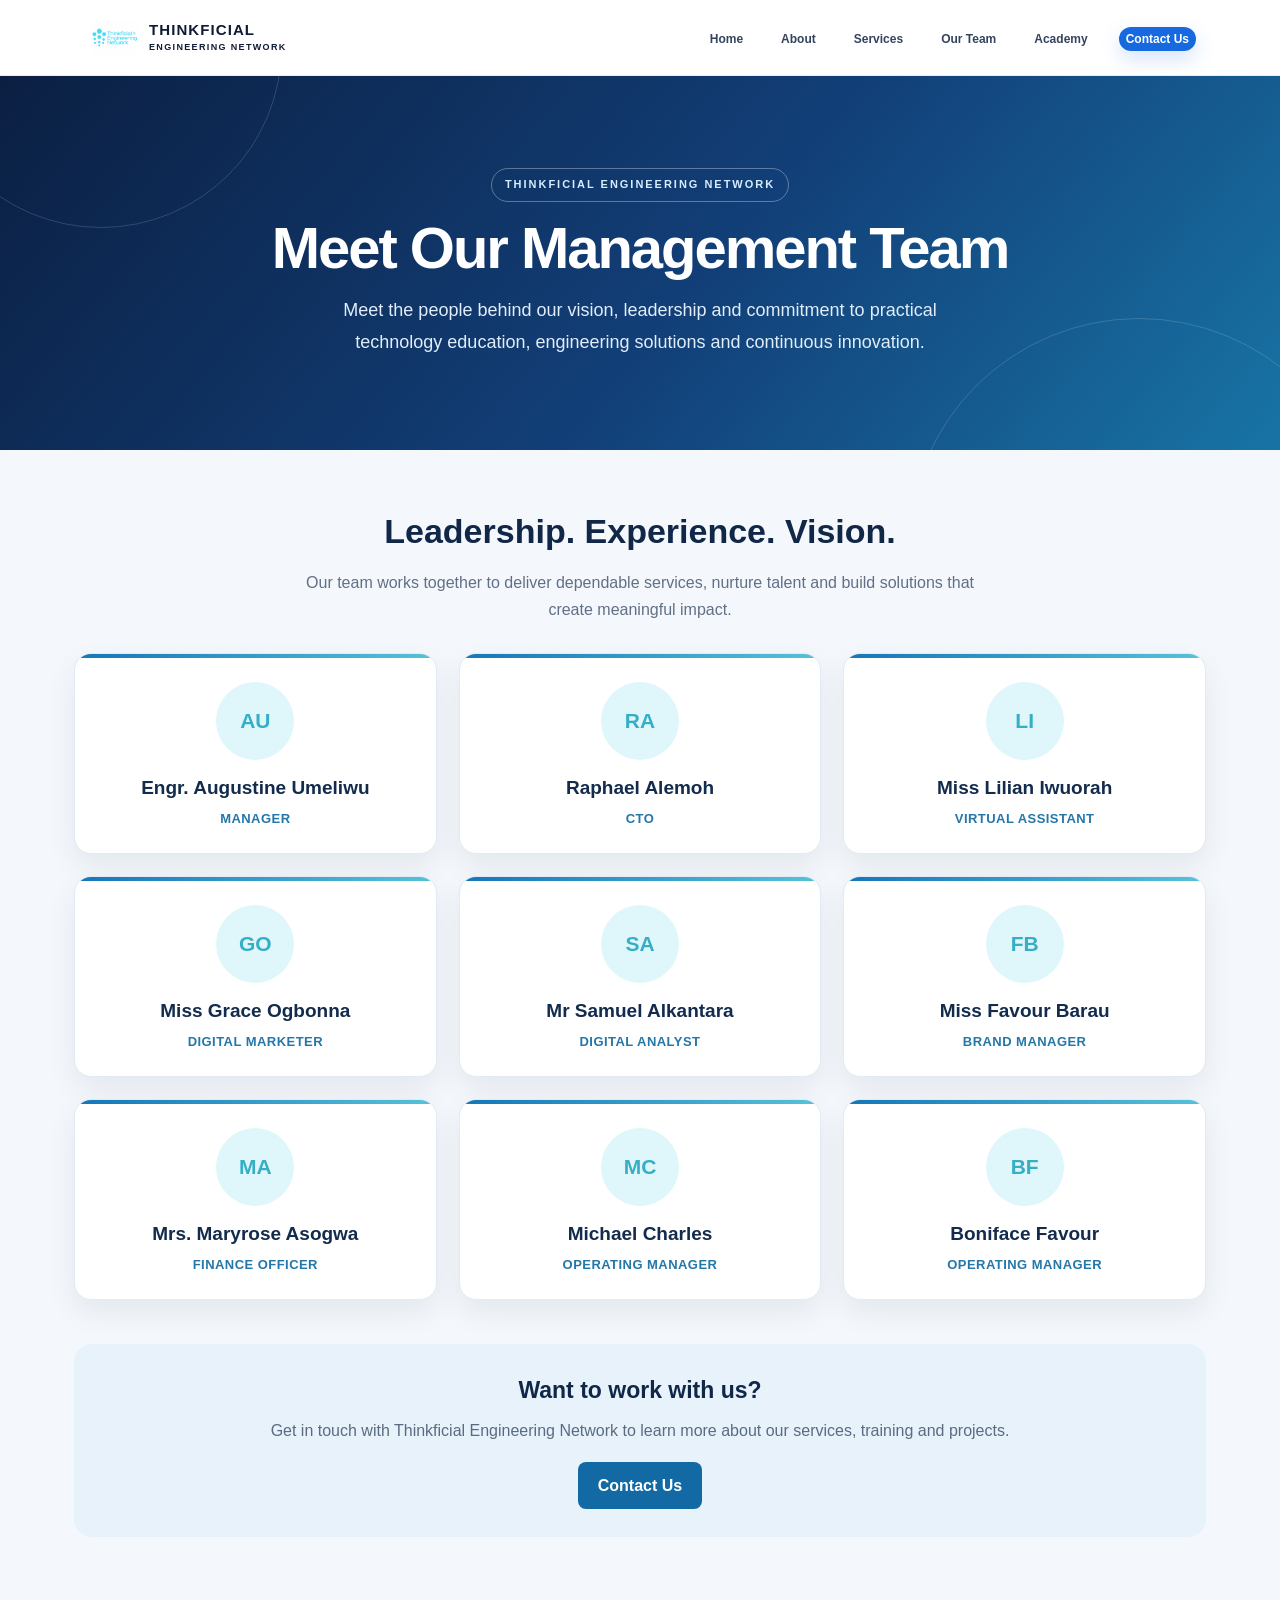
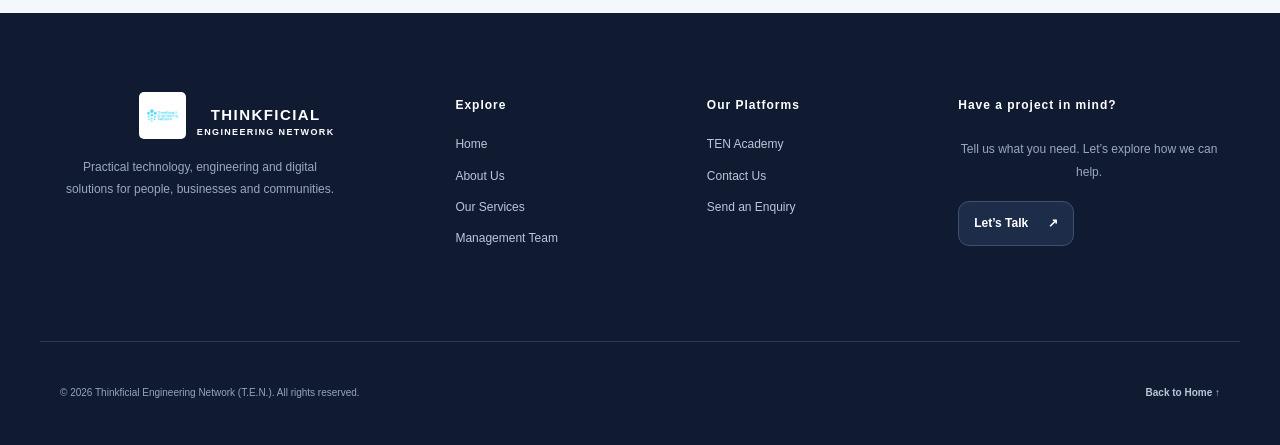
<file: didactic-dollop-main/team.html>
<!DOCTYPE html>
<html lang="en">
<head>
    <meta charset="UTF-8">
    <meta name="viewport" content="width=device-width, initial-scale=1.0">
    <meta name="description"
          content="Thinkficial Engineering Network - TEN Academy">
    <title>Thinkficial Engineering Network | TEN Academy</title>
    <link rel="stylesheet" href="style.css">
    <script src="app.js" defer></script>
</head>
<body>
<header class="site-header">
    <nav class="navbar container">
        <a class="brand" href="index.html" aria-label="Thinkficial Engineering Network Home">
            <img src="TEN Logo.png" alt="Thinkficial Engineering Network logo">
            <span class="brand-copy"><strong>THINKFICIAL</strong><small>ENGINEERING NETWORK</small></span>
        </a>
        <button class="menu-btn" type="button" onclick="toggleMenu()" aria-label="Toggle navigation" aria-expanded="false">☰</button>
        <ul class="nav-links" id="navLinks">
            <li><a href="index.html" >Home</a></li>
            <li><a href="about-services.html#about">About</a></li>
            <li><a href="about-services.html#services">Services</a></li>
            <li><a href="team.html">Our Team</a></li>
            <li><a href="academy.html">Academy</a></li>
            <li><a class="nav-contact" href="contact.html">Contact Us</a></li>
        </ul>
    </nav>
</header>
<main class="team-page-main">
  <section class="team-hero">
    <div class="team-hero-inner">
      <div class="eyebrow">Thinkficial Engineering Network</div>
      <h1>Meet Our Management Team</h1>
      <p>Meet the people behind our vision, leadership and commitment to practical technology education, engineering solutions and continuous innovation.</p>
    </div>
  </section>
  <section class="team-content" aria-labelledby="team-heading">
    <div class="team-intro">
      <h2 id="team-heading">Leadership. Experience. Vision.</h2>
      <p>Our team works together to deliver dependable services, nurture talent and build solutions that create meaningful impact.</p>
    </div>
    <div class="team-grid">
                <article class="team-card">
                    <div class="avatar">
                        AU
                    </div>
                    <h3>
                        Engr. Augustine Umeliwu
                    </h3>
                    <p>
                        Manager
                    </p>
                </article>
                <article class="team-card">
                    <div class="avatar">
                        RA
                    </div>
                    <h3>
                        Raphael Alemoh
                    </h3>
                    <p>
                        CTO
                    </p>
                </article>
                <article class="team-card">
                    <div class="avatar">
                        LI
                    </div>
                    <h3>
                        Miss Lilian Iwuorah
                    </h3>
                    <p>
                        Virtual Assistant
                    </p>
                </article>
                <article class="team-card">
                    <div class="avatar">
                        GO
                    </div>
                    <h3>
                        Miss Grace Ogbonna
                    </h3>
                    <p>
                        Digital Marketer
                    </p>
                </article>
                <article class="team-card">
                    <div class="avatar">
                        SA
                    </div>
                    <h3>
                        Mr Samuel Alkantara
                    </h3>
                    <p>
                        Digital Analyst
                    </p>
                </article>
                <article class="team-card">
                    <div class="avatar">
                        FB
                    </div>
                    <h3>
                        Miss Favour Barau
                    </h3>
                    <p>
                        Brand Manager
                    </p>
                </article>
                <article class="team-card">
                    <div class="avatar">
                        MA
                    </div>
                    <h3>
                        Mrs. Maryrose Asogwa
                    </h3>
                    <p>
                        Finance Officer
                    </p>
                </article>
                <article class="team-card">
                    <div class="avatar">
                        MC
                    </div>
                    <h3>
                        Michael Charles
                    </h3>
                    <p>
                        Operating manager
                    </p>
                </article>
                <article class="team-card">
                    <div class="avatar">
                        BF
                    </div>
                    <h3>
                        Boniface Favour
                    </h3>
                    <p>
                        Operating manager
                    </p>
                </article>
            </div>
    <div class="team-cta">
      <h2>Want to work with us?</h2>
      <p>Get in touch with Thinkficial Engineering Network to learn more about our services, training and projects.</p>
      <a href="contact.html">Contact Us</a>
    </div>
  </section>
</main>
<footer class="site-footer">
    <div class="footer-main container">
        <div class="footer-brand">
            <a class="brand footer-logo" href="index.html">
                <img src="TEN Logo.png" alt="TEN logo">
                <span class="brand-copy"><strong>THINKFICIAL</strong><small>ENGINEERING NETWORK</small></span>
            </a>
            <p>Practical technology, engineering and digital solutions for people, businesses and communities.</p>
        </div>
        <div class="footer-column">
            <h3>Explore</h3>
            <a href="index.html">Home</a>
            <a href="about-services.html#about">About Us</a>
            <a href="about-services.html#services">Our Services</a>
            <a href="team.html">Management Team</a>
        </div>
        <div class="footer-column">
            <h3>Our Platforms</h3>
            <a href="academy.html">TEN Academy</a>
            <a href="contact.html">Contact Us</a>
            <a href="contact.html">Send an Enquiry</a>
        </div>
        <div class="footer-column footer-cta">
            <h3>Have a project in mind?</h3>
            <p>Tell us what you need. Let’s explore how we can help.</p>
            <a class="footer-button" href="contact.html">Let’s Talk <span aria-hidden="true">↗</span></a>
        </div>
    </div>
    <div class="footer-bottom">
        <div class="container footer-bottom-inner">
            <span>© <span id="currentYear">2026</span> Thinkficial Engineering Network (T.E.N.). All rights reserved.</span>
            <a href="index.html">Back to Home ↑</a>
        </div>
    </div>
</footer>
<script src="app.js"></script>
<script>document.getElementById("currentYear").textContent = new Date().getFullYear();</script>
</body>
</html>
</file>
<file: didactic-dollop-main/style.css>
* {
    box-sizing: border-box;
    margin: 0;
    padding: 0;
}
html {
    scroll-behavior: smooth;
}
body {
    font-family: Arial, Helvetica, sans-serif;
    color: #173d4d;
    line-height: 1.6;
    background: white;
}
/* HEADER */
.site-header {
    position: sticky;
    top: 0;
    z-index: 100;
    background: white;
    border-bottom: 1px solid #e6f3f6;
}
.navbar {
    max-width: 1200px;
    margin: auto;
    min-height: 60px;
    padding: 5px 24px;

    display: flex;
    align-items: center;
    justify-content: space-between;
}
.brand img {
    width: 200px;
    display: block;
}
.nav-links {
    display: flex;
    list-style: none;
    gap: 26px;
    align-items: center;
}
.nav-links a {
    text-decoration: none;
    font-weight: bold;
    font-size: 14px;
}
.nav-links a:hover {
    color: #63cee1;
}
.menu-btn {
    display: none;
    border: none;
    background: transparent;
    font-size: 28px;
    color: #173d4d;
}
/* HERO */
.hero {
    min-height: 680px;
    padding: 80px 8%;
    display: grid;
    grid-template-columns: 1.2fr .8fr;
    gap: 60px;
    align-items: center;
    background: linear-gradient(
        135deg,
        #effcff,
        #ffffff
    );
}
.eyebrow {
    color: #58c9df;
    font-weight: 800;
    letter-spacing: 2px;
    font-size: 30px;
    margin-bottom: 12px;
}
.hero h1 {
    font-size: clamp(42px, 6vw, 70px);
    line-height: 1.05;
    margin-bottom: 22px;
}
.lead {
    font-size: 19px;
    color: #5e747c;
    max-width: 700px;
}
.hero-actions {
    display: flex;
    gap: 14px;
    flex-wrap: wrap;
    margin-top: 30px;
}
.btn {
    display: inline-block;
    border-radius: 7px;
    padding: 13px 22px;
    text-decoration: none;
    font-weight: 800;
    border: 2px solid #63cee1;
    cursor: pointer;
}
.btn-primary {
    background: #63cee1;
    color: white;
}
.btn-primary:hover {
    background: #40b8d0;
}
.btn-outline {
    color: #3eafc6;
}
.hero-card {
    background: white;
    padding: 35px;
    border-radius: 20px;
    box-shadow:
        0 18px 50px rgba(53,166,187,.13);
    text-align: center;
}
.hero-card img {
    width: 100%;
    max-width: 350px;
}
.hero-card h2 {
    margin: 15px 0 7px;
}
.hero-card p {
    color: #6c7e84;
}
/* SECTIONS */
.section {
    max-width: 1200px;
    margin: auto;
    padding: 90px 25px;
}
.section-light {
    max-width: none;
    background: #f3fcfe;
    padding-left: 8%;
    padding-right: 8%;
}
.section-heading {
    text-align: center;
    max-width: 800px;
    margin: 0 auto 50px;
}
.section-heading h2 {
    font-size: 40px;
    line-height: 1.15;
    margin-bottom: 12px;
}
.section-heading > p:last-child {
    color: #6c7e84;
}
/* ABOUT */
.about-grid {
    display: grid;
    grid-template-columns: 1fr 1fr;
    gap: 60px;
    align-items: start;
}
.about-grid h3 {
    font-size: 30px;
    margin-bottom: 16px;
}
.about-grid p {
    color: #60757c;
    margin-bottom: 17px;
}
.about-highlight {
    padding: 35px;
    background: #f3fcfe;
    border-left: 5px solid #63cee1;
    border-radius: 12px;
}
.about-highlight span {
    display: inline-block;
    font-weight: 900;
    color: #63cee1;
    font-size: 24px;
    margin-top: 8px;
}
.about-highlight h3 {
    font-size: 21px;
    margin: 0 0 5px;
}
/* SERVICES */
.cards {
    max-width: 1200px;
    margin: auto;
    display: grid;
    grid-template-columns:
        repeat(4, 1fr);
    gap: 22px;
}
.card {
    background: white;
    border: 1px solid #e0f1f4;
    border-radius: 14px;
    padding: 30px 23px;
    box-shadow:
        0 8px 25px
        rgba(39,135,154,.06);
    transition: .25s;
}
.card:hover {
    transform: translateY(-6px);
}
.icon {
    font-size: 34px;
    color: #63cee1;
    margin-bottom: 12px;
}
.card h3 {
    margin-bottom: 9px;
}
.card p {
    color: #687b82;
}
/* TEAM */
.team-grid {
    display: grid;
    grid-template-columns:
        repeat(4, 1fr);
    gap: 22px;
}
.team-card {
    text-align: center;
    border: 1px solid #e0eef1;
    border-radius: 14px;
    padding: 28px 18px;
    background: white;
}
.avatar {
    width: 78px;
    height: 78px;
    margin: 0 auto 15px;
    border-radius: 50%;
    display: grid;
    place-items: center;
    background: #dff7fb;
    color: #36aec6;
    font-weight: 900;
    font-size: 21px;
}
.team-card h3 {
    font-size: 17px;
}
.team-card p {
    color: #61bfd2;
    font-weight: 700;
    margin-top: 5px;
}
/* CONTACT */
.contact-grid {
    display: grid;
    grid-template-columns:
        1fr 1fr;
    gap: 60px;
}
.contact-details h3 {
    font-size: 28px;
    margin-bottom: 18px;
}
.contact-details p {
    margin: 12px 0;
    color: #64777d;
}
.contact-details a:not(.btn) {
    color: #31a9c1;
    text-decoration: none;
}
.contact-details .btn {
    margin-top: 18px;
}
.contact-form {
    display: flex;
    flex-direction: column;
    gap: 14px;
}
.contact-form input,
.contact-form textarea {
    width: 100%;
    padding: 14px;
    border: 1px solid #cfe4e8;
    border-radius: 7px;
    font: inherit;
    outline: none;
}
.contact-form input:focus,
.contact-form textarea:focus {
    border-color: #63cee1;
}
/* FOOTER */
footer {
    background: #173d4d;
    color: white;
    text-align: center;
    padding: 40px 20px;
}
footer img {
    width: 190px;
    background: white;
    padding: 7px;
    border-radius: 5px;
    margin-bottom: 14px;
}
footer p {
    opacity: .9;
    margin: 3px 0;
}
/* TABLET */
@media (max-width: 950px) {
    .nav-links {
        display: none;
        position: absolute;
        top: 82px;
        left: 0;
        right: 0;
        background: white;
        padding: 20px 25px;
        flex-direction: column;
        box-shadow:
            0 8px 20px
            rgba(0,0,0,.08);
    }
    .nav-links.open {
        display: flex;
    }
    .menu-btn {
        display: block;
    }
    .hero {
        grid-template-columns: 1fr;
        text-align: center;
    }
    .hero-actions {
        justify-content: center;
    }
    .hero-card {
        max-width: 500px;
        margin: auto;
    }
    .about-grid,
    .contact-grid {
        grid-template-columns: 1fr;
    }
    .cards {
        grid-template-columns: repeat(2, 1fr);
    }
    .team-grid {
        grid-template-columns: repeat(2, 1fr);
    }
}
/* MOBILE */
@media (max-width: 600px) {
    .brand img {
        width: 155px;
    }
    .section {
        padding-top: 65px;
        padding-bottom: 65px;
    }
    .hero {
        padding-top: 60px;
    }
    .section-heading h2 {
        font-size: 31px;
    }
    .cards,
    .team-grid {
        grid-template-columns: 1fr;
    }
    .hero h1 {
        font-size: 42px;
    }
    .lead {
        font-size: 17px;
    }
    .testimonial {
        padding: 25px 20px;
    }
}
/* CONTACT SECTION */
.contact {
    width: 100vw;
    min-height:auto;
    background-color: #eafaff;
    padding: 80px 8%;
    box-sizing: border-box;
    position: relative;
    left: 50%;
    right: 50%;
    margin-left: -50vw;
    margin-right: -50vw;
}
/* Contact content */
.contact-container {
    width: 100%;
    max-width: 1100px;
    margin: 0 auto;
    display: grid;
    grid-template-columns: 1fr 1fr;
    gap: 50px;
    align-items: center;
    box-sizing: border-box;
}
/* Contact heading */
.contact h2 {
    color: #173d4d;
    font-size: 40px;
    margin-bottom: 20px;
}
/* Contact text */
.contact p {
    color: #173d4d;
    line-height: 1.7;
}
/* Form */
.contact form {
    display: flex;
    flex-direction: column;
    gap: 15px;
}
.contact input,
.contact textarea {
    width: 100%;
    padding: 15px;
    box-sizing: border-box;
    border: 1px solid #c8e8ee;
    border-radius: 8px;
    background: white;
}
.contact textarea {
    min-height: 150px;
}
/* Buttons */
.contact button {
    padding: 14px 20px;
    border: none;
    border-radius: 8px;
    background-color: #63cee1;
    color: white;
    cursor: pointer;
}
/* Mobile */
@media (max-width: 768px) {
    .contact {
        width: 100vw;
        min-height: 100vh;
        margin-left: calc(50% - 50vw);
        padding: 60px 6%;
    }
    .contact-container {
        grid-template-columns: 1fr;
    }
}
.footer {
    background: #07111f;
    color: white;
    padding: 60px 7% 25px;
}

.footer-container {
    display: flex;
    justify-content: space-between;
    align-items: flex-start;
    gap: 50px;
    max-width: 1200px;
    margin: auto;
}


/* COMPANY SECTION */

.company {
    max-width: 250px;
}

.company h2 {
    font-size: 17px;
    line-height: 1.4;
    margin-bottom: 18px;
    letter-spacing: 1px;
}

.company p {
    color: #b7bec8;
    font-size: 13px;
    line-height: 1.7;
}


/* OTHER COLUMNS */

.footer-column {
    display: flex;
    flex-direction: column;
    gap: 11px;
}

.footer-column h3 {
    font-size: 13px;
    letter-spacing: 1px;
    margin-bottom: 10px;
    color: white;
}

.footer-column a {
    color: #b7bec8;
    text-decoration: none;
    font-size: 13px;
    transition: 0.3s;
}

.footer-column a:hover {
    color: white;
}


/* SOCIAL ICONS */

.social-icons {
    display: flex;
    gap: 15px;
    margin-top: 12px;
}

.social-icons a {
    font-size: 15px;
}


/* BOTTOM LINE */

.footer-bottom {
    max-width: 1200px;
    margin: 45px auto 0;
    padding-top: 20px;
    border-top: 1px solid #263241;
}

.footer-bottom p {
    color: #7f8996;
    font-size: 12px;
    margin: 0;
}

/* Dedicated Management Team page */
.team-page-main {
    min-height: 65vh;
    padding-top: 40px;
    padding-bottom: 64px;
}
.team-page-main .section {
    display: block;
}
.team-page-main .team-grid {
    display: grid;
}
.site-footer {
    text-align: center;
    padding: 22px 16px;
}


/* Compact navigation refresh */
header, .site-header, .navbar, nav {
    box-sizing: border-box;
}
header, .site-header {
    padding-top: 8px !important;
    padding-bottom: 8px !important;
}
nav, .navbar {
    min-height: 54px !important;
}
nav a, .navbar a, header nav a {
    padding: 8px 11px !important;
    font-size: 14px !important;
    line-height: 1.25 !important;
}
header .logo, .site-logo, .navbar-brand, .logo {
    max-height: 42px;
}
@media (max-width: 768px) {
    header, .site-header {
        padding: 7px 12px !important;
    }
    nav a, .navbar a, header nav a {
        padding: 7px 8px !important;
        font-size: 13px !important;
    }
}


/* Management page visual refresh */
.team-page-main {
    min-height: 70vh;
    padding: 0 0 76px;
    background: #f4f7fb;
    color: #15233b;
}
.team-page-main .team-hero {
    position: relative;
    overflow: hidden;
    padding: clamp(54px, 8vw, 92px) 24px;
    text-align: center;
    color: #fff;
    background: linear-gradient(130deg, #0b1f42 0%, #123f78 55%, #1874a5 100%);
}
.team-page-main .team-hero::before,
.team-page-main .team-hero::after {
    content: "";
    position: absolute;
    border: 1px solid rgba(255,255,255,.15);
    border-radius: 50%;
    pointer-events: none;
}
.team-page-main .team-hero::before {
    width: 360px; height: 360px; top: -210px; left: -80px;
}
.team-page-main .team-hero::after {
    width: 460px; height: 460px; bottom: -330px; right: -90px;
}
.team-page-main .team-hero-inner {
    position: relative;
    z-index: 1;
    max-width: 820px;
    margin: 0 auto;
}
.team-page-main .eyebrow {
    display: inline-block;
    margin: 0 0 15px;
    padding: 7px 13px;
    border: 1px solid rgba(255,255,255,.32);
    border-radius: 999px;
    color: #d6edff;
    font-size: 11px;
    font-weight: 800;
    letter-spacing: .18em;
    text-transform: uppercase;
}
.team-page-main .team-hero h1 {
    margin: 0 0 16px;
    font-size: clamp(34px, 5vw, 58px);
    line-height: 1.08;
    letter-spacing: -.035em;
    color: #fff;
}
.team-page-main .team-hero p {
    max-width: 650px;
    margin: 0 auto;
    color: #e1edfa;
    font-size: clamp(15px, 2vw, 18px);
    line-height: 1.75;
}
.team-page-main .team-content {
    max-width: 1180px;
    margin: 0 auto;
    padding: 54px 24px 0;
}
.team-page-main .team-intro {
    margin-bottom: 30px;
    text-align: center;
}
.team-page-main .team-intro h2 {
    margin: 0 0 10px;
    color: #102747;
    font-size: clamp(25px, 3vw, 34px);
}
.team-page-main .team-intro p {
    max-width: 680px;
    margin: 0 auto;
    color: #617087;
    line-height: 1.7;
}
.team-page-main .team-grid {
    display: grid;
    grid-template-columns: repeat(3, minmax(0, 1fr));
    gap: 22px;
}
.team-page-main .team-card {
    position: relative;
    overflow: hidden;
    padding: 28px 23px 25px;
    background: #fff;
    border: 1px solid #e3eaf3;
    border-radius: 17px;
    box-shadow: 0 12px 30px rgba(16,39,71,.07);
    text-align: center;
    transition: transform .2s ease, box-shadow .2s ease;
}
.team-page-main .team-card:hover {
    transform: translateY(-5px);
    box-shadow: 0 18px 38px rgba(16,39,71,.12);
}
.team-page-main .team-card::before {
    content: "";
    position: absolute;
    top: 0; left: 0; right: 0;
    height: 4px;
    background: linear-gradient(90deg, #1476b8, #57c2d9);
}
.team-page-main .team-card img {
    width: 112px;
    height: 112px;
    margin: 2px auto 18px;
    object-fit: cover;
    object-position: center;
    border-radius: 50%;
    border: 4px solid #e8f3fc;
    box-shadow: 0 0 0 1px #cfe2f2;
    display: block;
}
.team-page-main .team-card h3 {
    margin: 0 0 8px;
    color: #132b4c;
    font-size: 19px;
    line-height: 1.35;
}
.team-page-main .team-card p {
    margin: 0;
    color: #2477a9;
    font-size: 13px;
    font-weight: 800;
    letter-spacing: .035em;
    line-height: 1.5;
    text-transform: uppercase;
}
.team-page-main .team-card .team-bio {
    margin-top: 12px;
    color: #66758b;
    font-size: 14px;
    font-weight: 400;
    letter-spacing: 0;
    line-height: 1.65;
    text-transform: none;
}
.team-page-main .team-cta {
    margin-top: 44px;
    padding: 28px;
    border-radius: 18px;
    background: #e7f2fb;
    text-align: center;
}
.team-page-main .team-cta h2 {
    margin: 0 0 9px;
    color: #102747;
    font-size: 23px;
}
.team-page-main .team-cta p {
    margin: 0 auto 17px;
    color: #5b6b80;
    line-height: 1.65;
}
.team-page-main .team-cta a {
    display: inline-block;
    padding: 11px 20px;
    border-radius: 8px;
    background: #1269a4;
    color: #fff;
    font-weight: 700;
    text-decoration: none;
}
.team-page-main .team-cta a:hover {
    background: #0b4d7d;
}
@media (max-width: 900px) {
    .team-page-main .team-grid { grid-template-columns: repeat(2, minmax(0, 1fr)); }
}
@media (max-width: 560px) {
    .team-page-main .team-content { padding: 36px 15px 0; }
    .team-page-main .team-grid { grid-template-columns: 1fr; gap: 16px; }
    .team-page-main .team-card { padding: 25px 20px; }
    .team-page-main .team-hero { padding: 48px 18px; }
}


/* Extra-compact navbar update */
header, .site-header {
    padding: 4px 12px !important;
}
nav, .navbar {
    min-height: 40px !important;
    gap: 2px !important;
}
nav a, .navbar a, header nav a {
    padding: 5px 7px !important;
    font-size: 12px !important;
    line-height: 1.1 !important;
}
header .logo, .site-logo, .navbar-brand, .logo {
    max-height: 32px !important;
    font-size: 16px !important;
}
@media (max-width: 768px) {
    header, .site-header {
        padding: 4px 8px !important;
    }
    nav a, .navbar a, header nav a {
        padding: 5px 6px !important;
        font-size: 11px !important;
    }
}


/* Contact page redesign */
.contact-page-main { background:#f4f7fb; color:#172943; min-height:70vh; padding-bottom:70px; }
.contact-hero {
  padding: clamp(42px, 6vw, 70px) 20px;
  text-align:center;
  color:#fff;
  background:linear-gradient(130deg,#0b1f42 0%,#123f78 55%,#1874a5 100%);
}
.contact-hero .eyebrow { display:inline-block; padding:7px 13px; margin-bottom:12px; border:1px solid rgba(255,255,255,.35); border-radius:999px; color:#d6edff; font-size:11px; font-weight:800; letter-spacing:.17em; text-transform:uppercase; }
.contact-hero h1 { margin:0 0 12px; font-size:clamp(32px,4.5vw,48px); line-height:1.1; color:#fff; }
.contact-hero p { max-width:650px; margin:0 auto; color:#e1edfa; line-height:1.7; font-size:16px; }
.contact-layout { max-width:1120px; margin:0 auto; padding:38px 22px 0; display:grid; grid-template-columns:.85fr 1.15fr; gap:24px; align-items:start; }
.contact-info-stack { display:grid; gap:14px; }
.contact-info-card, .contact-form-card { background:#fff; border:1px solid #e2eaf3; border-radius:16px; box-shadow:0 12px 28px rgba(16,39,71,.07); }
.contact-info-card { padding:21px; }
.contact-info-card .contact-icon { width:40px; height:40px; display:flex; align-items:center; justify-content:center; margin-bottom:13px; border-radius:11px; background:#e8f4fc; color:#1269a4; font-size:19px; }
.contact-info-card h2 { margin:0 0 7px; color:#132b4c; font-size:17px; }
.contact-info-card p { margin:0; color:#64748b; line-height:1.7; overflow-wrap:anywhere; }
.contact-info-card a { color:#1269a4; text-decoration:none; font-weight:700; }
.contact-form-card { padding:clamp(22px,3vw,32px); }
.contact-form-card h2 { margin:0 0 8px; color:#132b4c; font-size:25px; }
.contact-form-card > p { margin:0 0 22px; color:#64748b; line-height:1.65; }
.contact-form { display:grid; gap:16px; }
.contact-form-row { display:grid; gap:7px; }
.contact-form-row label { color:#253b56; font-size:13px; font-weight:700; }
.contact-form-row input, .contact-form-row select, .contact-form-row textarea {
  width:100%; box-sizing:border-box; padding:12px 13px; border:1px solid #d5dfeb; border-radius:8px;
  background:#fbfdff; color:#172943; font:inherit; font-size:14px; outline:none;
}
.contact-form-row input:focus, .contact-form-row select:focus, .contact-form-row textarea:focus { border-color:#2584bd; box-shadow:0 0 0 3px rgba(37,132,189,.13); }
.contact-form-row textarea { resize:vertical; }
.contact-form button { justify-self:start; border:0; border-radius:8px; padding:12px 20px; background:#1269a4; color:#fff; font:inherit; font-weight:800; cursor:pointer; }
.contact-form button:hover { background:#0b4d7d; }
.contact-note { max-width:1120px; margin:24px auto 0; padding:0 22px; color:#64748b; font-size:12px; line-height:1.6; }
@media(max-width:780px) { .contact-layout { grid-template-columns:1fr; padding:25px 15px 0; } .contact-info-stack { grid-template-columns:1fr; } }


/* Final contact form polish and subpage navigation */
.contact-form-card { border-radius:18px; overflow:hidden; }
.form-heading { padding-bottom:20px; margin-bottom:22px; border-bottom:1px solid #edf1f6; }
.form-kicker { display:inline-block; margin-bottom:9px; color:#1679b6; font-size:11px; font-weight:800; letter-spacing:.16em; }
.form-heading h2 { margin-bottom:9px; font-size:27px; letter-spacing:-.025em; }
.form-heading p { margin:0; color:#6b7b90; line-height:1.7; font-size:14px; }
.contact-form-grid { display:grid; grid-template-columns:repeat(2,minmax(0,1fr)); gap:17px 14px; }
.contact-form-row label span, .required-star { color:#d34c4c; }
.contact-form-row label small { color:#8492a5; font-weight:500; }
.contact-form-row input, .contact-form-row select, .contact-form-row textarea { border-color:#dbe4ee; background:#f9fbfe; border-radius:9px; padding:13px 14px; transition:border-color .18s ease,box-shadow .18s ease,background .18s ease; }
.contact-form-row input:focus, .contact-form-row select:focus, .contact-form-row textarea:focus { background:#fff; }
.contact-message-field { grid-column:1 / -1; }
.contact-form-bottom { display:flex; align-items:center; justify-content:space-between; gap:14px; margin-top:18px; }
.contact-form-bottom p { margin:0; color:#8793a4; font-size:12px; }
.contact-form-bottom button { display:inline-flex; align-items:center; gap:22px; padding:13px 18px; box-shadow:0 7px 16px rgba(18,105,164,.18); }
.form-privacy-note { display:flex; gap:8px; align-items:center; margin-top:18px; padding-top:15px; border-top:1px solid #edf1f6; color:#8492a5; font-size:11px; line-height:1.5; }
@media(max-width:560px) { .contact-form-grid { grid-template-columns:1fr; } .contact-message-field { grid-column:auto; } .contact-form-bottom { align-items:flex-start; flex-direction:column; } }


/* ===== T.E.N. refresh: modern home, About & Services, shared footer ===== */
:root {
  --ten-ink: #101b35;
  --ten-ink-soft: #263755;
  --ten-blue: #1769e0;
  --ten-cyan: #4bd4e6;
  --ten-paper: #f5f8fc;
  --ten-white: #ffffff;
  --ten-muted: #64748b;
  --ten-border: #e3eaf4;
  --ten-radius: 22px;
}
html { scroll-behavior: smooth; scroll-padding-top: 90px; }
body { color: var(--ten-ink); background: #fff; }
.container { width: min(1160px, calc(100% - 40px)); margin-inline: auto; }
.site-header { position: sticky; top: 0; z-index: 1000; background: rgba(255,255,255,.94); border-bottom: 1px solid rgba(226,234,245,.85); backdrop-filter: blur(14px); }
.navbar { min-height: 82px; display: flex; align-items: center; justify-content: space-between; gap: 28px; }
.brand { display: inline-flex; align-items: center; gap: 11px; text-decoration: none; min-width: max-content; }
.brand img { width: 47px; height: 47px; object-fit: contain; }
.brand-copy { display: flex; flex-direction: column; line-height: 1.1; letter-spacing: .09em; color: var(--ten-ink); }
.brand-copy strong { font-size: 15px; font-weight: 900; }
.brand-copy small { margin-top: 5px; font-size: 9px; font-weight: 800; letter-spacing: .15em; }
.nav-links { display: flex; align-items: center; justify-content: flex-end; gap: 24px; list-style: none; margin: 0; padding: 0; }
.nav-links a { color: #34445f; text-decoration: none; font-size: 13px; font-weight: 700; transition: color .2s ease; }
.nav-links a:hover, .nav-links a[aria-current="page"] { color: var(--ten-blue); }
.nav-links .nav-contact { color: white; background: var(--ten-blue); padding: 12px 17px; border-radius: 12px; box-shadow: 0 8px 20px rgba(23,105,224,.18); }
.nav-links .nav-contact:hover { color: white; background: #1056bd; }
.menu-btn { display: none; border: 1px solid var(--ten-border); background: white; border-radius: 10px; padding: 9px 12px; color: var(--ten-ink); font-size: 20px; }
.home-hero { position: relative; overflow: hidden; background: radial-gradient(circle at 80% 25%, rgba(75,212,230,.14), transparent 28%), linear-gradient(135deg, #f7faff 0%, #eef5ff 52%, #f8fbff 100%); }
.hero-grid { min-height: 610px; display: grid; grid-template-columns: 1.08fr .92fr; align-items: center; gap: 40px; padding-block: 76px 80px; }
.hero-copy { position: relative; z-index: 2; }
.eyebrow-pill { display: inline-flex; align-items: center; gap: 9px; border: 1px solid #dce8f8; background: rgba(255,255,255,.8); border-radius: 999px; padding: 9px 13px; color: #31537f; font-size: 10px; font-weight: 900; letter-spacing: .13em; }
.eyebrow-dot { width: 7px; height: 7px; display: inline-block; border-radius: 50%; background: var(--ten-blue); box-shadow: 0 0 0 4px rgba(23,105,224,.1); }
.hero-copy h1, .page-hero h1 { margin: 24px 0 20px; max-width: 700px; color: var(--ten-ink); font-size: clamp(42px, 5.4vw, 68px); line-height: 1.04; letter-spacing: -.055em; font-weight: 900; }
.hero-copy h1 span, .page-hero h1 span { color: var(--ten-blue); }
.hero-lead { max-width: 565px; margin: 0; color: #596a84; font-size: 17px; line-height: 1.85; }
.hero-actions, .page-hero-actions { display: flex; flex-wrap: wrap; gap: 12px; margin-top: 30px; }
.btn { display: inline-flex; align-items: center; justify-content: center; gap: 12px; min-height: 49px; padding: 0 19px; border: 1px solid transparent; border-radius: 12px; text-decoration: none; font-size: 13px; font-weight: 800; transition: transform .2s ease, box-shadow .2s ease, background .2s ease; }
.btn:hover { transform: translateY(-2px); }
.btn-primary { background: var(--ten-blue); color: #fff; box-shadow: 0 12px 24px rgba(23,105,224,.22); }
.btn-primary:hover { background: #1056bd; color: #fff; box-shadow: 0 16px 28px rgba(23,105,224,.25); }
.btn-secondary { border-color: #d7e2f0; background: rgba(255,255,255,.78); color: var(--ten-ink); }
.btn-secondary:hover { background: white; }
.hero-proof { display: flex; flex-wrap: wrap; gap: 27px; margin-top: 43px; padding-top: 24px; border-top: 1px solid #dbe6f4; }
.hero-proof div { display: flex; flex-direction: column; gap: 5px; }
.hero-proof strong { color: var(--ten-ink); font-size: 14px; font-weight: 900; }
.hero-proof span { color: #74839a; font-size: 11px; }
.hero-visual { min-height: 420px; position: relative; display: grid; place-items: center; }
.visual-orbit { position: absolute; border: 1px solid rgba(23,105,224,.14); border-radius: 50%; }
.orbit-one { width: 370px; height: 370px; }
.orbit-two { width: 285px; height: 285px; border-style: dashed; border-color: rgba(23,105,224,.23); }
.visual-center { width: 220px; height: 220px; display: flex; flex-direction: column; align-items: center; justify-content: center; border: 1px solid rgba(255,255,255,.9); border-radius: 36px; background: linear-gradient(145deg, #fff, #e8f2ff); box-shadow: 0 30px 70px rgba(35,79,142,.15), inset 0 0 0 1px #fff; transform: rotate(-4deg); }
.visual-symbol { color: var(--ten-ink); font-size: 37px; font-weight: 950; letter-spacing: -.07em; }
.visual-symbol span { color: var(--ten-blue); }
.visual-center p { margin: 8px 0 0; color: #6c7e98; font-size: 10px; font-weight: 800; letter-spacing: .08em; }
.floating-card { position: absolute; display: flex; align-items: center; gap: 12px; padding: 15px 17px; border: 1px solid rgba(224,233,246,.95); border-radius: 16px; background: rgba(255,255,255,.94); box-shadow: 0 16px 38px rgba(29,57,100,.1); }
.floating-card-top { top: 54px; right: -2px; }
.floating-card-bottom { bottom: 52px; left: -8px; }
.float-icon { display: grid; place-items: center; width: 39px; height: 39px; border-radius: 12px; background: #e9f2ff; color: var(--ten-blue); font-size: 21px; font-weight: 900; }
.floating-card div { display: flex; flex-direction: column; gap: 5px; }
.floating-card strong { color: var(--ten-ink); font-size: 12px; }
.floating-card small { color: #7a8aa2; font-size: 10px; }
.hero-bottom-line { height: 5px; background: linear-gradient(90deg, var(--ten-blue), var(--ten-cyan), #b4e7ff); }
.home-next { display: grid; grid-template-columns: 1fr 1.05fr auto; align-items: center; gap: 36px; padding-block: 57px; }
.eyebrow { color: var(--ten-blue); font-size: 10px; font-weight: 900; letter-spacing: .15em; }
.home-next h2 { margin: 9px 0 0; color: var(--ten-ink); font-size: clamp(23px, 3vw, 32px); letter-spacing: -.04em; }
.home-next p { margin: 0; color: var(--ten-muted); font-size: 14px; line-height: 1.8; }
.text-link { display: inline-flex; align-items: center; gap: 10px; color: var(--ten-blue); text-decoration: none; font-size: 13px; font-weight: 900; white-space: nowrap; }
.page-hero { overflow: hidden; background: radial-gradient(circle at 85% 10%, rgba(75,212,230,.15), transparent 26%), linear-gradient(130deg, #f6f9ff, #edf4ff); border-bottom: 1px solid #e3ebf7; }
.page-hero-inner { padding-block: 74px 69px; }
.page-hero h1 { max-width: 760px; font-size: clamp(40px, 5vw, 60px); }
.page-hero p { max-width: 690px; color: #5e6f88; font-size: 16px; line-height: 1.85; }
.about-content { padding-block: 35px 70px; }
.about-content #about, .about-content #services { scroll-margin-top: 100px; }
.about-content #about { padding-block: 45px 55px; }
.about-content #services { padding-block: 55px; border-top: 1px solid var(--ten-border); }
.about-content h2, .about-content h3 { color: var(--ten-ink); letter-spacing: -.035em; }
.about-content p { color: var(--ten-muted); line-height: 1.85; }
.about-content img { max-width: 100%; height: auto; border-radius: 18px; }
.about-content .service-card, .about-content .services-card, .about-content .card { border: 1px solid var(--ten-border); border-radius: 18px; background: white; box-shadow: 0 12px 35px rgba(20,44,83,.045); }
.site-footer { color: #dce7f7; background: #101b32; }
.footer-main { display: grid; grid-template-columns: 1.35fr .8fr .8fr 1fr; gap: 42px; padding-block: 57px 48px; }
.footer-logo .brand-copy { color: #fff; }
.footer-brand p, .footer-cta p { max-width: 280px; color: #a9b8cf; font-size: 12px; line-height: 1.85; }
.footer-column { display: flex; flex-direction: column; align-items: flex-start; gap: 12px; }
.footer-column h3 { margin: 4px 0 8px; color: #fff; font-size: 12px; font-weight: 900; }
.footer-column a { color: #b9c7da; text-decoration: none; font-size: 12px; transition: color .2s ease; }
.footer-column a:hover, .footer-bottom a:hover { color: #67d9ed; }
.footer-button { display: inline-flex; align-items: center; gap: 20px; margin-top: 3px; padding: 12px 15px; border: 1px solid #40516e; border-radius: 11px; color: #fff !important; background: #1d2d49; font-weight: 800; }
.footer-button:hover { background: #263c5f; }
.footer-bottom { border-top: 1px solid #2a3851; }
.footer-bottom-inner { min-height: 61px; display: flex; align-items: center; justify-content: space-between; gap: 20px; color: #93a5bf; font-size: 10px; }
.footer-bottom a { color: #b9c7da; text-decoration: none; font-weight: 800; }
@media (max-width: 900px) {
  .navbar { min-height: 72px; }
  .menu-btn { display: block; }
  .nav-links { display: none; position: absolute; top: calc(100% - 1px); left: 0; right: 0; flex-direction: column; align-items: stretch; gap: 0; padding: 10px 20px 18px; border-bottom: 1px solid var(--ten-border); background: #fff; box-shadow: 0 18px 24px rgba(15,31,58,.08); }
  .nav-links.open { display: flex; }
  .nav-links li a { display: block; padding: 13px 10px; }
  .nav-links .nav-contact { text-align: center; margin-top: 6px; }
  .hero-grid { grid-template-columns: 1fr; padding-block: 60px; }
  .hero-visual { min-height: 360px; }
  .home-next { grid-template-columns: 1fr; gap: 16px; }
  .footer-main { grid-template-columns: repeat(2, minmax(0, 1fr)); }
}
@media (max-width: 560px) {
  .container { width: min(100% - 30px, 1160px); }
  .brand img { width: 39px; height: 39px; }
  .brand-copy strong { font-size: 12px; }
  .brand-copy small { font-size: 8px; }
  .hero-grid { padding-block: 42px 48px; gap: 20px; }
  .hero-copy h1 { font-size: clamp(39px, 12vw, 52px); }
  .hero-lead { font-size: 15px; }
  .hero-proof { gap: 16px; }
  .hero-visual { min-height: 300px; }
  .orbit-one { width: 280px; height: 280px; }
  .orbit-two { width: 220px; height: 220px; }
  .visual-center { width: 170px; height: 170px; border-radius: 28px; }
  .visual-symbol { font-size: 30px; }
  .floating-card { padding: 10px; gap: 8px; }
  .floating-card-top { top: 12px; right: 0; }
  .floating-card-bottom { bottom: 8px; left: 0; }
  .float-icon { width: 31px; height: 31px; }
  .floating-card strong { font-size: 10px; }
  .floating-card small { font-size: 9px; }
  .page-hero-inner { padding-block: 48px; }
  .page-hero h1 { font-size: 42px; }
  .footer-main { grid-template-columns: 1fr; gap: 30px; padding-block: 42px 35px; }
  .footer-bottom-inner { align-items: flex-start; flex-direction: column; justify-content: center; padding-block: 16px; }
}
</file>
<file: didactic-dollop-main/academy.css>
* {
    margin: 0;
    padding: 0;
    box-sizing: border-box;
}

body {
    font-family: Arial, Helvetica, sans-serif;
    color: #222;
    background:white;
    line-height: 1.6;
}


/* ================= NAVBAR ================= */

.navbar {
    width: 100%;
    min-height: 75px;
    padding: 0 7%;
    display: flex;
    align-items: center;
    justify-content: space-between;
    background: #ffffff;
    border-bottom: 1px solid #eeeeee;
}

.logo {
    font-size: 22px;
    font-weight: 800;
    color: #111111;
    letter-spacing: 1px;
}

.navbar nav {
    display: flex;
    gap: 30px;
}

.navbar nav a {
    text-decoration: none;
    color: #333333;
    font-size: 15px;
    font-weight: 600;
}

.navbar nav a:hover,
.navbar nav a.active {
    color: #0b63ce;
}


/* ================= HERO ================= */

.academy-hero {
    min-height: 500px;
    display: flex;
    align-items: center;
    padding: 80px 8%;
    background: linear-gradient(
        135deg,
        #071c35,
        #0b63ce
    );
}

.hero-content {
    max-width: 750px;
    color: white;
}

.small-title,
.section-label {
    font-size: 13px;
    font-weight: 700;
    letter-spacing: 2px;
    text-transform: uppercase;
}

.small-title {
    margin-bottom: 15px;
}

.hero-content h1 {
    font-size: 58px;
    line-height: 1.1;
    margin-bottom: 25px;
}

.hero-content p:not(.small-title) {
    font-size: 19px;
    max-width: 650px;
    margin-bottom: 35px;
}

.hero-button,
.cta-button {
    display: inline-block;
    padding: 14px 28px;
    background: white;
    color: #0b63ce;
    text-decoration: none;
    font-weight: 700;
    border-radius: 5px;
}

.hero-button:hover,
.cta-button:hover {
    opacity: 0.9;
}


/* ================= INTRO ================= */

.academy-intro {
    max-width: 900px;
    margin: auto;
    padding: 90px 25px;
    text-align: center;
}

.academy-intro .section-label {
    color: #0b63ce;
    margin-bottom: 10px;
}

.academy-intro h2 {
    font-size: 38px;
    margin-bottom: 20px;
}

.academy-intro p:last-child {
    color: #666;
    font-size: 17px;
}


/* ================= COURSES ================= */

.courses-section {
    padding: 90px 7%;
    background: #f7f9fc;
}

.section-heading {
    max-width: 750px;
    margin: 0 auto 55px;
    text-align: center;
}

.section-heading .section-label {
    color: #0b63ce;
}

.section-heading h2 {
    font-size: 40px;
    margin: 10px 0 15px;
}

.section-heading p:last-child {
    color: #666;
}


.courses-container {
    max-width: 1200px;
    margin: auto;

    display: grid;
    grid-template-columns: repeat(3, 1fr);

    gap: 25px;
}


/* ================= COURSE CARD ================= */

.course-card {
    background: white;
    padding: 30px;
    border-radius: 10px;
    border: 1px solid #e5e5e5;

    transition: transform 0.3s ease,
                box-shadow 0.3s ease;
}

.course-card:hover {
    transform: translateY(-6px);
    box-shadow: 0 12px 30px rgba(0, 0, 0, 0.10);
}

.course-number {
    font-size: 13px;
    font-weight: bold;
    color: #0b63ce;
    margin-bottom: 15px;
}

.course-card h3 {
    font-size: 21px;
    margin-bottom: 15px;
}

.course-card > p {
    color: #666;
    font-size: 14px;
    min-height: 90px;
}

.course-info {
    display: flex;
    justify-content: space-between;
    border-top: 1px solid #eeeeee;
    padding-top: 15px;
    margin-top: 20px;

    font-size: 14px;
}

.course-info span {
    color: #777;
}

.course-price {
    font-size: 24px;
    font-weight: 800;
    color: #0b63ce;
    margin: 20px 0;
}

.enroll-button {
    display: block;
    text-align: center;

    padding: 12px;

    background: #0b63ce;
    color: white;

    text-decoration: none;
    font-weight: 700;

    border-radius: 5px;
}

.enroll-button:hover {
    background: #084d9d;
}


/* ================= PACKAGE ================= */

.package-section {
    padding: 90px 7%;
    background: white;
}

.package-content {
    max-width: 900px;
    margin: auto;
}

.package-content .section-label {
    color: #0b63ce;
}

.package-content h2 {
    font-size: 38px;
    margin: 10px 0 35px;
}

.package-list {
    display: grid;
    grid-template-columns: 1fr 1fr;
    gap: 18px;
}

.package-item {
    display: flex;
    align-items: center;
    gap: 15px;

    padding: 18px;

    background: #f7f9fc;
    border-radius: 7px;
}

.package-item span {
    color: #0b63ce;
    font-size: 22px;
    font-weight: bold;
}


/* ================= CTA ================= */

.academy-cta {
    text-align: center;
    padding: 90px 25px;

    background: #071c35;
    color: white;
}

.academy-cta h2 {
    font-size: 40px;
    margin-bottom: 15px;
}

.academy-cta p {
    max-width: 650px;
    margin: 0 auto 30px;
    color: #dce6f2;
}

.cta-button {
    color: #071c35;
}


/* ================= FOOTER ================= */

footer {
    background: #111111;
    color: white;
    padding: 55px 7% 20px;
}

.footer-content {
    text-align: center;
}

.footer-content h3 {
    font-size: 20px;
    margin-bottom: 10px;
}

.footer-content p {
    color: #aaaaaa;
}

.footer-links {
    margin-top: 25px;
    display: flex;
    justify-content: center;
    gap: 25px;
}

.footer-links a {
    color: #dddddd;
    text-decoration: none;
}

.footer-links a:hover {
    color: white;
}

.footer-bottom {
    text-align: center;
    border-top: 1px solid #333;
    margin-top: 35px;
    padding-top: 20px;
    color: #888;
    font-size: 13px;
}


/* ================= MOBILE ================= */

@media (max-width: 900px) {

    .courses-container {
        grid-template-columns: repeat(2, 1fr);
    }

    .hero-content h1 {
        font-size: 45px;
    }
}


@media (max-width: 650px) {

    .navbar {
        padding: 15px 5%;
        flex-direction: column;
        gap: 15px;
    }

    .navbar nav {
        gap: 15px;
        flex-wrap: wrap;
        justify-content: center;
    }

    .academy-hero {
        padding: 70px 6%;
    }

    .hero-content h1 {
        font-size: 38px;
    }

    .hero-content p:not(.small-title) {
        font-size: 16px;
    }

    .courses-section {
        padding: 65px 5%;
    }

    .courses-container {
        grid-template-columns: 1fr;
    }

    .package-list {
        grid-template-columns: 1fr;
    }

    .academy-intro h2,
    .section-heading h2,
    .package-content h2 {
        font-size: 30px;
    }

    .academy-cta h2 {
        font-size: 32px;
    }

}
</file>
